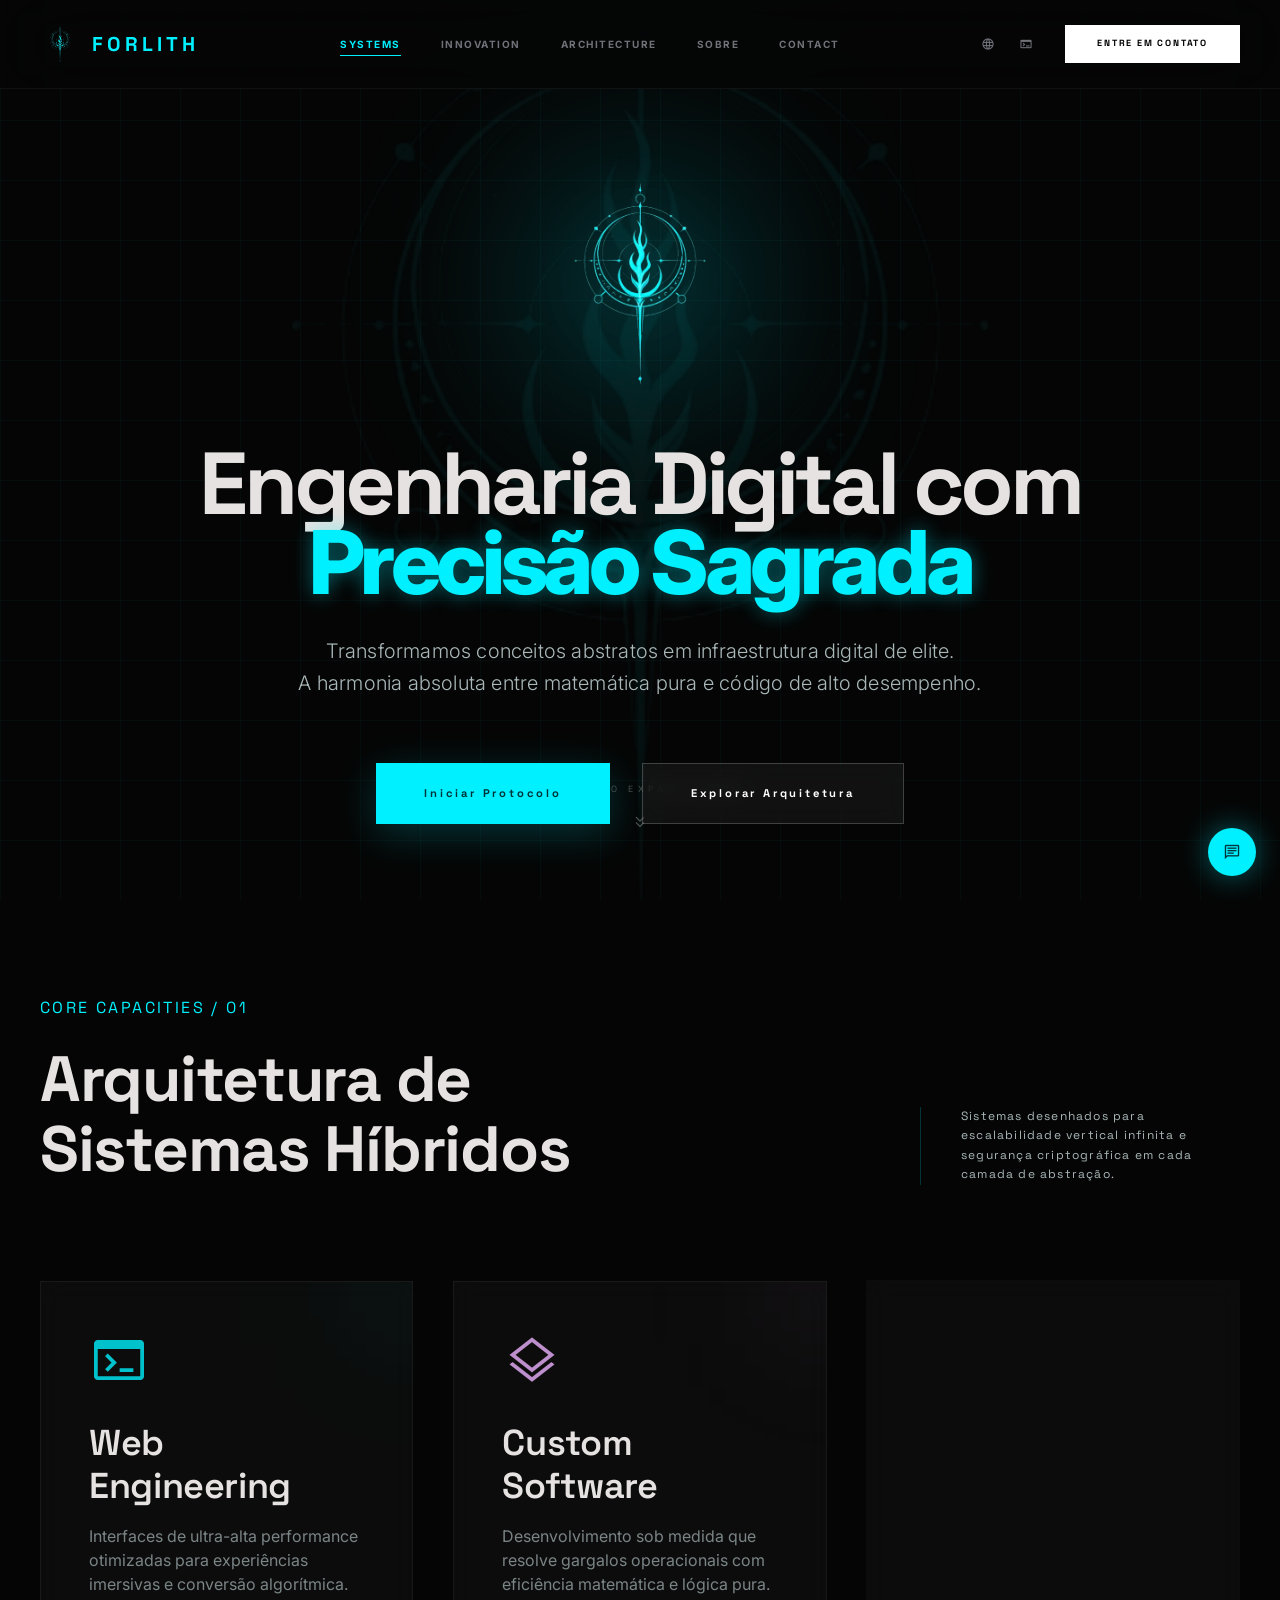
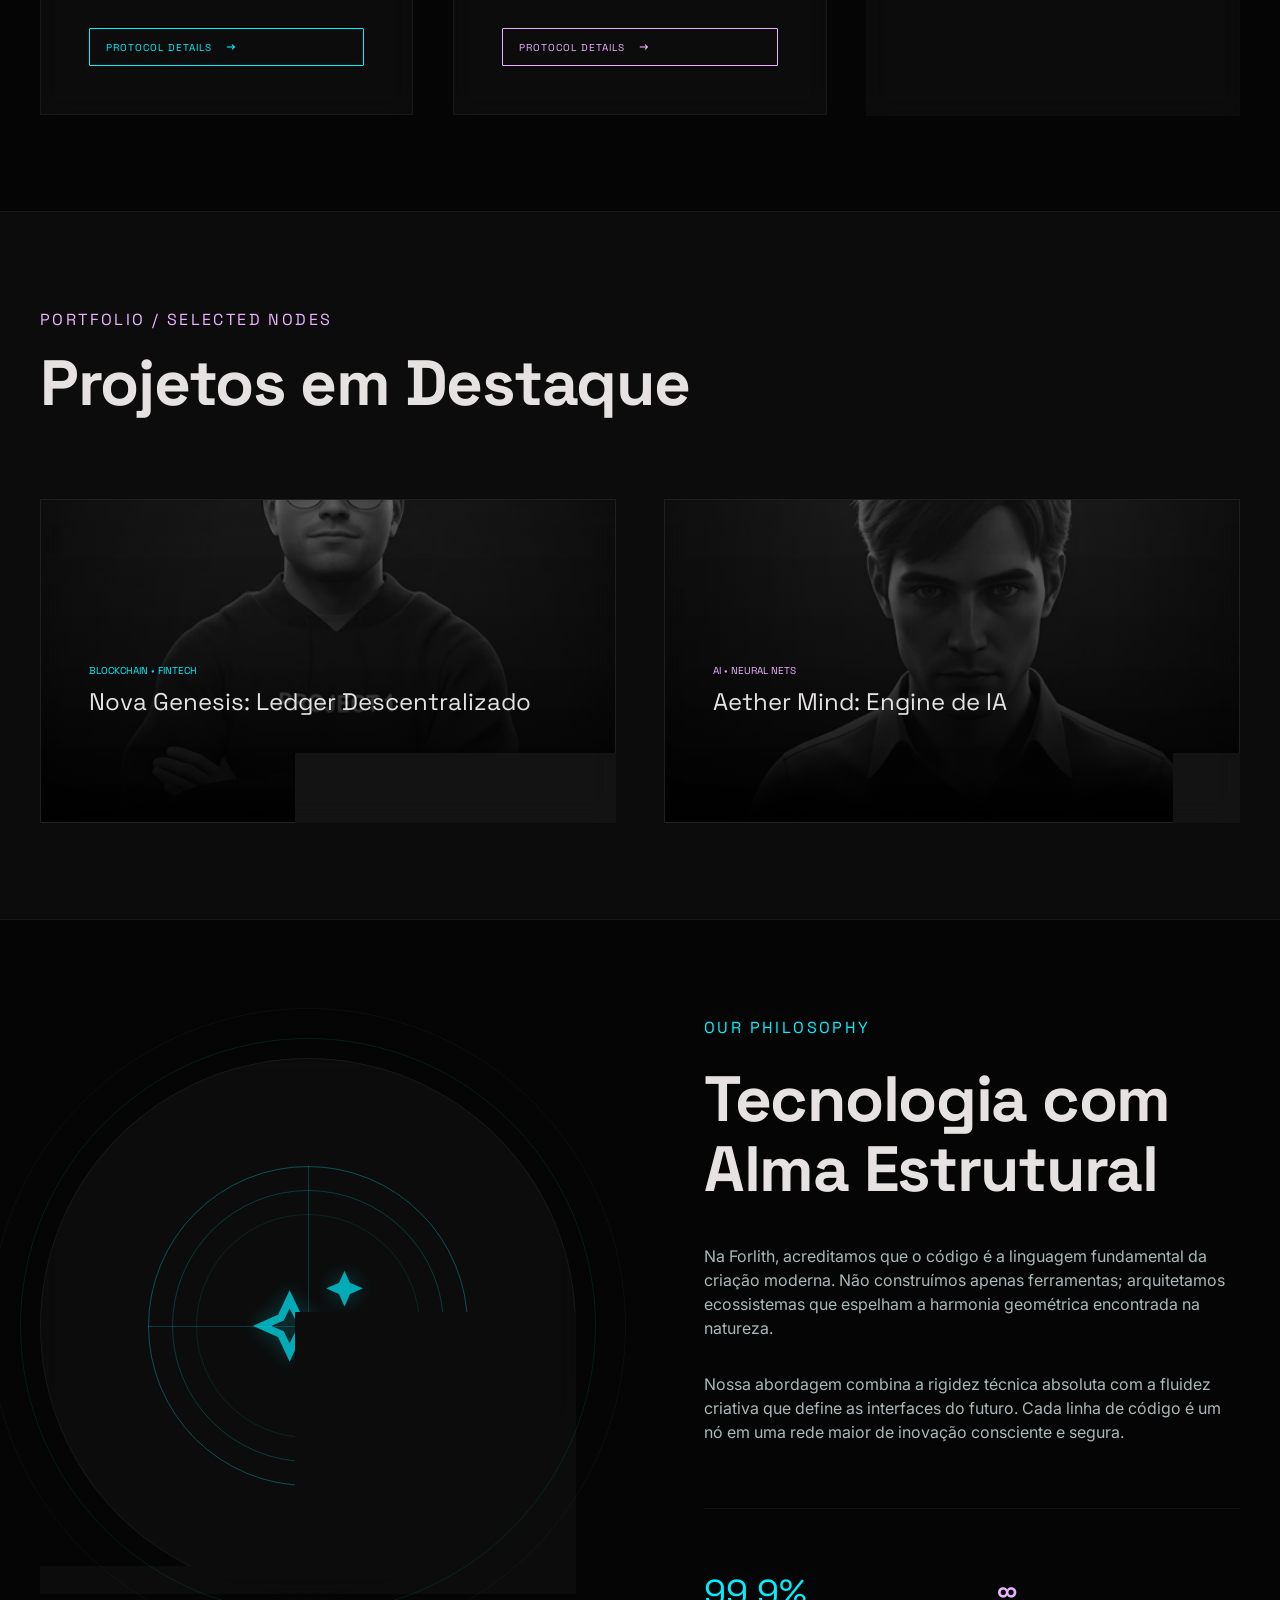
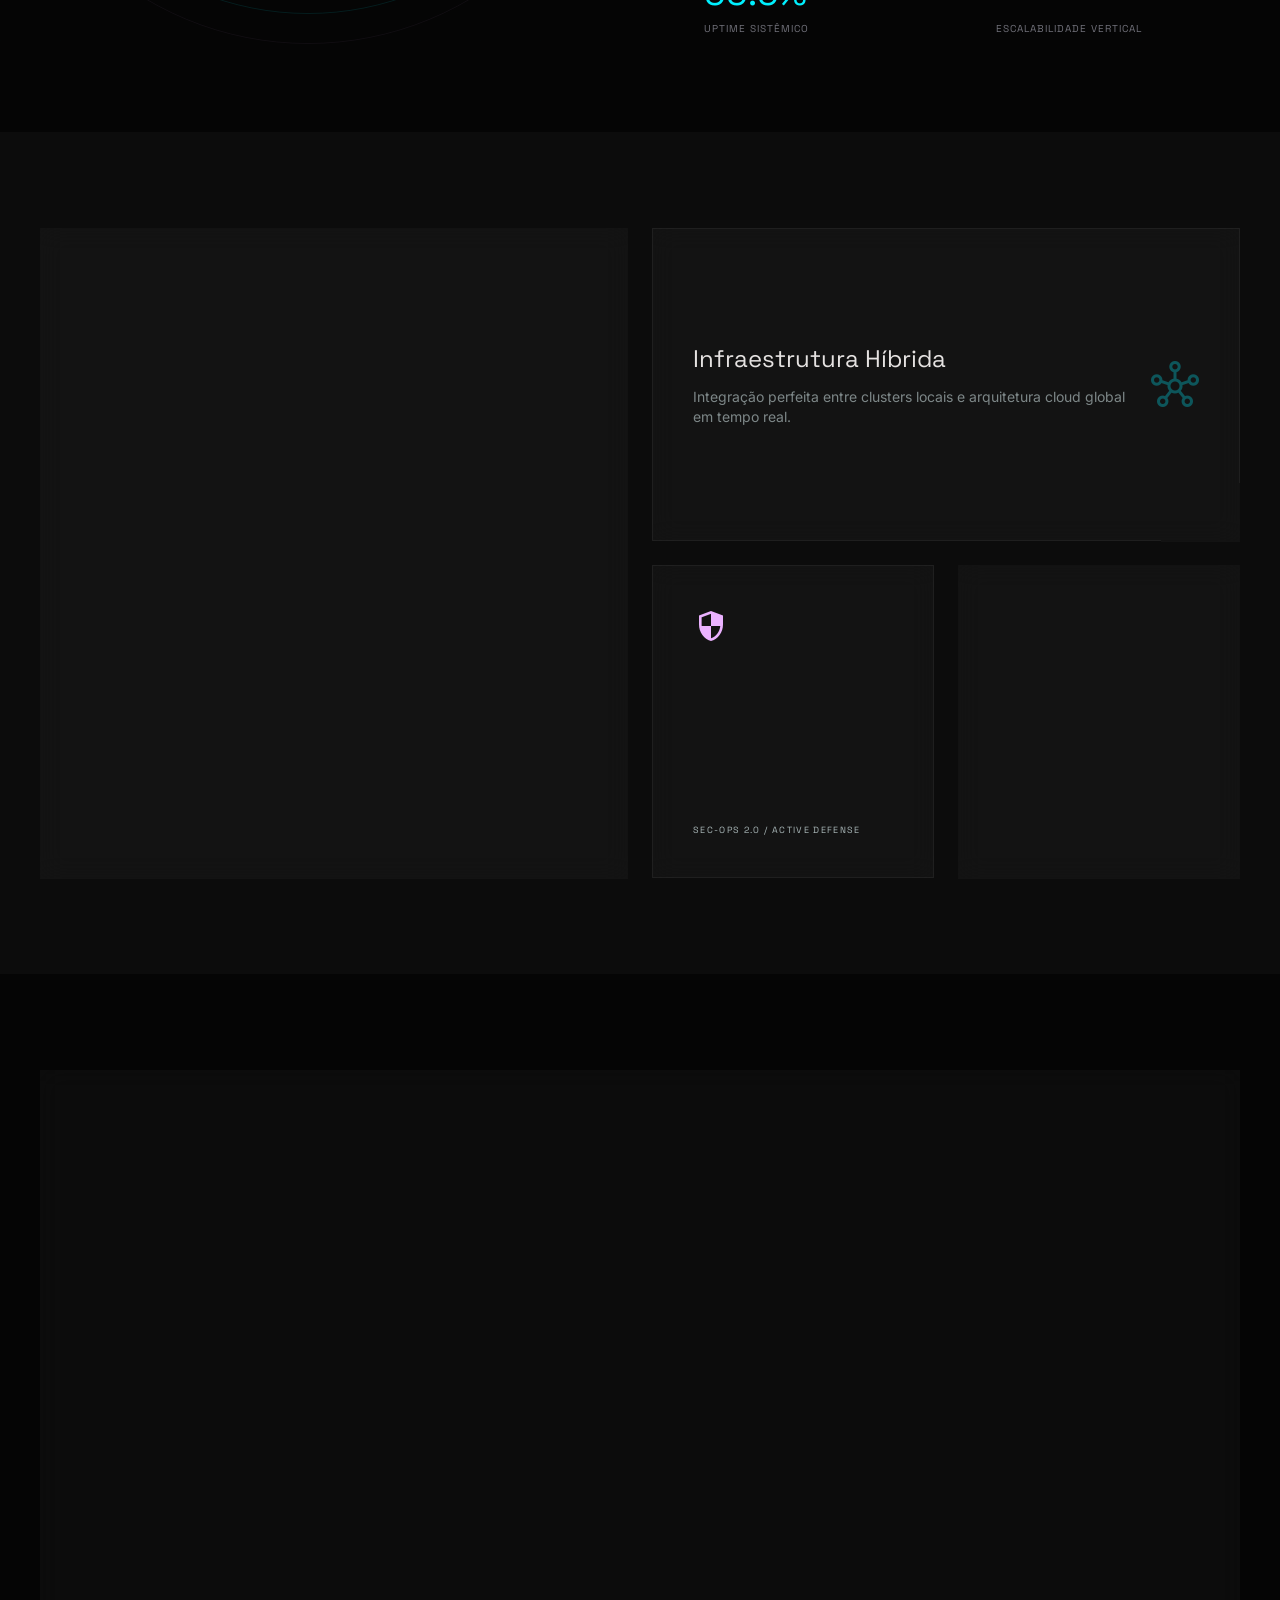
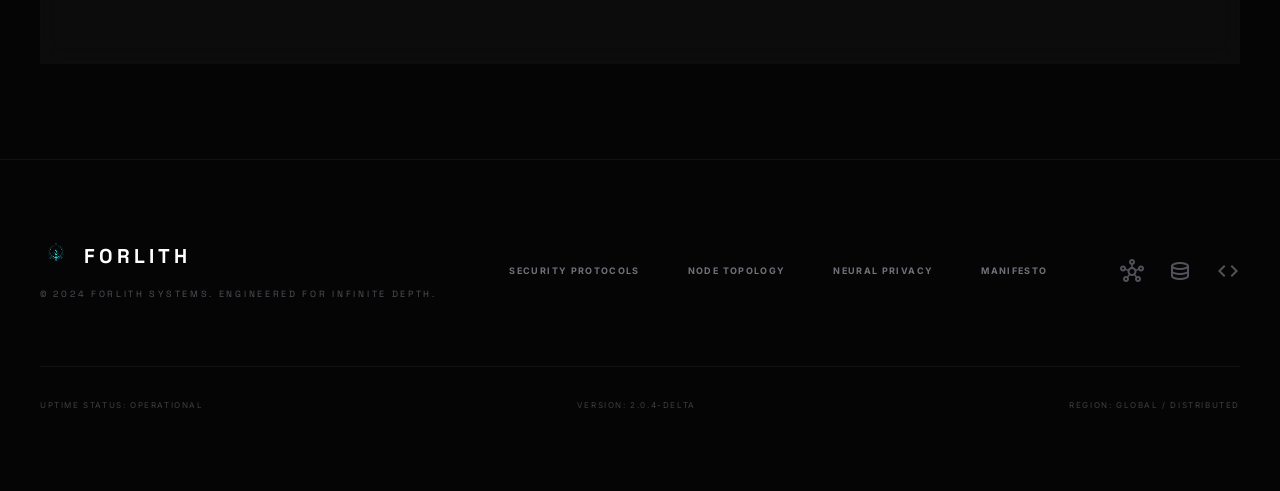
<file: index.html>
<!DOCTYPE html>
<html class="dark" lang="pt-BR">
  <head>
    <meta charset="utf-8" />
    <meta content="width=device-width, initial-scale=1.0" name="viewport" />

    <link href="https://fonts.googleapis.com/css2?family=Space+Grotesk:wght@300;400;500;600;700;800;900&amp;family=Inter:wght@300;400;500;600&amp;display=swap" rel="stylesheet" />
    <link href="https://fonts.googleapis.com/css2?family=Material+Symbols+Outlined:wght,FILL@100..700,0..1&amp;display=swap" rel="stylesheet" />
    <script src="assets/js/tailwind.config.js"></script>
    <link href="assets/css/style.css" rel="stylesheet" />
    <title>Forlith - Systems</title>
    <meta name="description" content="Engenharia Web e Sistemas Personalizados da Forlith." />

    <!-- SEO & Open Graph Meta Tags -->
    <meta property="og:title" content="Forlith - Engenharia Web e Sistemas Personalizados" />
    <meta property="og:description" content="Transformamos conceitos abstratos em infraestrutura digital de elite." />
    <meta property="og:image" content="assets/images/image_2.webp" />
    <meta property="og:type" content="website" />
    <meta name="twitter:card" content="summary_large_image" />
  </head>

  <body class="font-body-md overflow-x-hidden selection:bg-primary-container selection:text-on-primary">
    <!-- Chatbot Widget -->
    <div id="chatbot" class="fixed bottom-6 right-6 z-[9999] font-['Inter']">
      <button id="chatToggle" class="bg-primary-container text-on-primary w-12 h-12 rounded-full shadow-[0_0_30px_rgba(0,240,255,0.4)] flex items-center justify-center">
        <span class="material-symbols-outlined text-lg">chat</span>
      </button>

      <div id="chatWindow" class="hidden w-[280px] max-w-[calc(100vw-32px)] mt-4 glass-panel bg-surface-container-highest border border-primary-container/20">
        <div class="p-4 border-b border-white/10">
          <h3 class="font-['Space_Grotesk'] text-primary-container uppercase tracking-[0.2em] text-sm">
            Forlith Assistant
          </h3>
          <p class="text-on-surface-variant text-xs mt-2">
            Escolha uma pergunta ou digite sua dúvida.
          </p>
        </div>

        <div id="chatMessages" class="p-4 h-[240px] overflow-y-auto flex flex-col gap-3 text-sm">
          <div class="bg-white/5 border border-white/10 p-3 text-on-surface">
            Olá! Sou o assistente da Forlith. Como posso ajudar?
          </div>
        </div>

        <div class="p-4 border-t border-white/10">
          <div class="grid grid-cols-1 gap-2 mb-3">
            <button class="chat-option" data-question="servicos">Quais serviços vocês oferecem?</button>
            <button class="chat-option" data-question="prazo">Qual o prazo médio de um projeto?</button>
            <button class="chat-option" data-question="orcamento">Como solicito um orçamento?</button>
          </div>

          <div class="flex gap-2">
            <input id="chatInput" class="bg-white/5 border border-white/10 px-3 py-3 text-white focus:outline-none focus:border-primary-container w-full text-xs" placeholder="Digite sua dúvida..." />
            <button id="chatSend" class="bg-primary-container text-on-primary px-4 font-bold">
              Enviar
            </button>
          </div>
        </div>
      </div>
    </div>

    <div id="app-header"></div>

    <main>
      <!-- Hero Section -->
      <section class="relative min-h-screen flex items-center justify-center pt-24 grid-bg">
        <!-- Subtle Rotating Metatron -->
        <div class="absolute inset-0 flex items-center justify-center pointer-events-none overflow-hidden">
          <img alt="Metatron Background" class="metatron-bg w-[1200px] max-w-none" data-alt="Faint, large geometric pattern of Metatron's Cube rotating slowly in the background" src="assets/images/image_2.webp" />
        </div>

        <div class="container mx-auto px-10 relative z-10 flex flex-col items-center text-center">
          <div class="mb-12 relative">
            <div class="w-40 h-40 md:w-56 md:h-56 relative flex items-center justify-center">
              <img alt="Logo" class="w-full h-full drop-shadow-[0_0_50px_rgba(0,240,255,0.3)] z-10 glow-cyan" data-alt="High-detail crystalline Metatron's Cube logo with neon cyan lines" src="assets/images/image_2.webp" />
              <div class="absolute inset-0 bg-primary-container/20 blur-[80px] rounded-full scale-110"></div>
            </div>
          </div>

          <h1 class="font-h1 text-h1 text-on-background mb-8 max-w-5xl tracking-[-0.05em] leading-[0.9] animate-on-scroll">
            Engenharia Digital com <span class="text-primary-container glow-cyan">Precisão Sagrada</span>
          </h1>

          <p class="font-body-lg text-body-lg text-on-surface-variant max-w-3xl mb-16 opacity-80 animate-on-scroll" style="transition-delay: 0.1s;">
            Transformamos conceitos abstratos em infraestrutura digital de elite. <br class="hidden md:block" />
            A harmonia absoluta entre matemática pura e código de alto desempenho.
          </p>

          <div class="flex flex-col sm:flex-row gap-8 animate-on-scroll" style="transition-delay: 0.2s;">
            <button class="bg-primary-container text-on-primary font-label-caps text-label-caps px-12 py-6 action-button shadow-[0_10px_40px_rgba(0,240,255,0.2)] hover:shadow-[0_15px_60px_rgba(0,240,255,0.4)] hover:-translate-y-1">
              Iniciar Protocolo
            </button>
            <button class="border border-white/20 text-white font-label-caps text-label-caps px-12 py-6 bg-white/5 backdrop-blur-md hover:bg-white/10 hover:border-white/40 transition-all">
              Explorar Arquitetura
            </button>
          </div>
        </div>

        <div class="absolute bottom-16 left-1/2 -translate-x-1/2 flex flex-col items-center gap-3 opacity-30">
          <span class="text-[9px] font-label-caps tracking-[0.5em] uppercase">Scroll to expand nodes</span>
          <span class="material-symbols-outlined animate-bounce text-lg">keyboard_double_arrow_down</span>
        </div>
      </section>

      <!-- Services Section -->
      <section class="py-xxl bg-surface relative overflow-hidden">
        <div class="container mx-auto px-10 relative z-10">
          <div class="flex flex-col md:flex-row justify-between items-end mb-24 gap-12">
            <div class="max-w-2xl animate-on-scroll">
              <span class="text-primary-container font-label-caps editorial-spacing mb-6 block">Core Capacities / 01</span>
              <h2 class="font-h2 text-h2 text-on-background leading-none">Arquitetura de <br />Sistemas Híbridos</h2>
            </div>
            <div class="text-on-surface-variant font-mono-data text-mono-data max-w-xs border-l border-primary-container/20 pl-10 leading-relaxed">
              Sistemas desenhados para escalabilidade vertical infinita e segurança criptográfica em cada camada de abstração.
            </div>
          </div>

          <div class="grid grid-cols-1 md:grid-cols-3 gap-10">
            <!-- Card 1 -->
            <div class="glass-panel p-12 flex flex-col gap-8 group relative overflow-hidden animate-on-scroll">
              <div class="absolute top-0 right-0 w-32 h-32 bg-primary-container/5 blur-3xl -mr-16 -mt-16 group-hover:bg-primary-container/20 transition-colors"></div>
              <span class="material-symbols-outlined text-6xl text-primary-container/80 group-hover:scale-110 group-hover:text-primary-container transition-all duration-500">terminal</span>
              <div>
                <h3 class="font-h3 text-h3 mb-4">Web Engineering</h3>
                <p class="text-on-surface-variant font-body-md opacity-70 group-hover:opacity-100 transition-opacity">Interfaces de ultra-alta performance otimizadas para experiências imersivas e conversão algorítmica.</p>
              </div>
              <button id="btn-web-engineering" class="group mt-auto flex items-center gap-3 px-4 py-2 border border-primary-container rounded-lg text-primary-container font-label-caps text-[10px] tracking-widest uppercase hover:bg-primary-container hover:text-black transition-all duration-300">
                Protocol Details
                <span class="material-symbols-outlined text-sm group-hover:translate-x-2 transition-transform duration-300">arrow_right_alt</span>
              </button>
            </div>

            <!-- Card 2 -->
            <div class="glass-panel p-12 flex flex-col gap-8 group relative overflow-hidden animate-on-scroll">
              <div class="absolute top-0 right-0 w-32 h-32 bg-secondary/5 blur-3xl -mr-16 -mt-16 group-hover:bg-secondary/20 transition-colors"></div>
              <span class="material-symbols-outlined text-6xl text-secondary/80 group-hover:scale-110 group-hover:text-secondary transition-all duration-500">layers</span>
              <div>
                <h3 class="font-h3 text-h3 mb-4">Custom Software</h3>
                <p class="text-on-surface-variant font-body-md opacity-70 group-hover:opacity-100 transition-opacity">Desenvolvimento sob medida que resolve gargalos operacionais com eficiência matemática e lógica pura.</p>
              </div>
              <button id="btn-custom-software" class="group mt-auto flex items-center gap-3 px-4 py-2 border border-secondary rounded-lg text-secondary font-label-caps text-[10px] tracking-widest uppercase hover:bg-secondary hover:text-black transition-all duration-300">
                Protocol Details
                <span class="material-symbols-outlined text-sm group-hover:translate-x-2 transition-transform duration-300">arrow_right_alt</span>
              </button>
            </div>

            <!-- Card 3 -->
            <div class="glass-panel p-12 flex flex-col gap-8 group relative overflow-hidden animate-on-scroll" style="transition-delay: 0.1s;">
              <div class="absolute top-0 right-0 w-32 h-32 bg-primary-container/5 blur-3xl -mr-16 -mt-16 group-hover:bg-primary-container/20 transition-colors"></div>
              <span class="material-symbols-outlined text-6xl text-primary-container/80 group-hover:scale-110 group-hover:text-primary-container transition-all duration-500">psychology_alt</span>
              <div>
                <h3 class="font-h3 text-h3 mb-4">Tech Consulting</h3>
                <p class="text-on-surface-variant font-body-md opacity-70 group-hover:opacity-100 transition-opacity">Análise profunda de stack tecnológica e planejamento estratégico para inovação disruptiva de mercado.</p>
              </div>
              <button id="btn-tech-consulting" class="group mt-auto flex items-center gap-3 px-4 py-2 border border-primary-container rounded-lg text-primary-container font-label-caps text-[10px] tracking-widest uppercase hover:bg-primary-container hover:text-black transition-all duration-300">
                Protocol Details
                <span class="material-symbols-outlined text-sm group-hover:translate-x-2 transition-transform duration-300">arrow_right_alt</span>
              </button>
            </div>
          </div>
        </div>
      </section>

      <!-- Featured Projects / Portfolio -->
      <section class="py-xxl bg-surface-container-low border-y border-white/5">
        <div class="container mx-auto px-10">
          <div class="mb-20 animate-on-scroll">
            <span class="text-secondary font-label-caps editorial-spacing mb-4 block">Portfolio / Selected Nodes</span>
            <h2 class="font-h2 text-h2">Projetos em Destaque</h2>
          </div>

          <div class="grid grid-cols-1 lg:grid-cols-2 gap-12">
            <div class="group relative overflow-hidden glass-panel aspect-[16/9] animate-on-scroll" style="transition-delay: 0.1s;">
              <img alt="Project 1" class="absolute inset-0 w-full h-full object-cover grayscale opacity-40 group-hover:grayscale-0 group-hover:opacity-80 group-hover:scale-105 transition-all duration-700" data-alt="Macro shot of shimmering blue server room LEDs reflecting on glass panels" src="assets/images/image_6.webp" />
              <div class="absolute inset-0 bg-gradient-to-t from-black via-black/40 to-transparent p-12 flex flex-col justify-end">
                <span class="text-primary-container font-mono-data text-[10px] mb-2">BLOCKCHAIN • FINTECH</span>
                <h4 class="font-h3 text-2xl mb-4 group-hover:translate-x-2 transition-transform">Nova Genesis: Ledger Descentralizado</h4>
                <p class="text-on-surface-variant text-sm max-w-md opacity-0 group-hover:opacity-100 transition-all delay-100">Rede de transações de alta frequência com latência zero e segurança quântica.</p>
              </div>
            </div>

            <div class="group relative overflow-hidden glass-panel aspect-[16/9] animate-on-scroll" style="transition-delay: 0.2s;">
              <img alt="Project 2" class="absolute inset-0 w-full h-full object-cover grayscale opacity-40 group-hover:grayscale-0 group-hover:opacity-80 group-hover:scale-105 transition-all duration-700" data-alt="Futuristic glowing purple architectural render with neural network patterns" src="assets/images/image_7.webp" />
              <div class="absolute inset-0 bg-gradient-to-t from-black via-black/40 to-transparent p-12 flex flex-col justify-end">
                <span class="text-secondary font-mono-data text-[10px] mb-2">AI • NEURAL NETS</span>
                <h4 class="font-h3 text-2xl mb-4 group-hover:translate-x-2 transition-transform">Aether Mind: Engine de IA</h4>
                <p class="text-on-surface-variant text-sm max-w-md opacity-0 group-hover:opacity-100 transition-all delay-100">Sistema cognitivo para análise preditiva de mercados globais em tempo real.</p>
              </div>
            </div>
          </div>
        </div>
      </section>

      <!-- About Section -->
      <section class="py-xxl relative overflow-hidden bg-surface">
        <div class="absolute inset-0 grid-bg opacity-10 pointer-events-none"></div>
        <div class="container mx-auto px-10 relative z-10">
          <div class="grid grid-cols-1 lg:grid-cols-2 gap-32 items-center">
            <div class="relative group">
              <div class="aspect-square glass-panel rounded-full overflow-hidden border border-primary-container/20 flex items-center justify-center p-16 group-hover:border-primary-container/40 transition-all duration-1000 animate-on-scroll">
                <div class="w-full h-full flex items-center justify-center group">
                  <div class="relative w-[320px] h-[320px]">
                    <!-- círculos -->
                    <div class="absolute inset-0 border border-primary-container/30 rounded-full"></div>
                    <div class="absolute inset-6 border border-primary-container/20 rounded-full"></div>
                    <div class="absolute inset-12 border border-primary-container/10 rounded-full"></div>

                    <!-- linhas -->
                    <div class="absolute top-1/2 left-0 w-full h-[1px] bg-primary-container/20"></div>
                    <div class="absolute left-1/2 top-0 h-full w-[1px] bg-primary-container/20"></div>

                    <!-- símbolo central -->
                    <div class="absolute inset-0 flex items-center justify-center">
                      <span class="material-symbols-outlined text-primary-container text-[120px] opacity-70 group-hover:opacity-100 transition-all duration-700 glow-cyan">auto_awesome</span>
                    </div>
                  </div>
                </div>
              </div>
              <!-- Decorative Orbits -->
              <div class="absolute inset-[-20px] border border-primary-container/10 rounded-full animate-[spin_25s_linear_infinite] pointer-events-none"></div>
              <div class="absolute inset-[-50px] border border-secondary/5 rounded-full animate-[spin_45s_linear_infinite_reverse] pointer-events-none"></div>
            </div>

            <div>
              <span class="text-primary-container font-label-caps editorial-spacing mb-6 block">Our Philosophy</span>
              <h2 class="font-h2 text-h2 mb-10">Tecnologia com <br />Alma Estrutural</h2>
              <div class="space-y-8 text-on-surface-variant font-body-lg">
                <p>
                  Na Forlith, acreditamos que o código é a linguagem fundamental da criação moderna. Não construímos apenas ferramentas; arquitetamos ecossistemas que espelham a harmonia geométrica encontrada na natureza.
                </p>
                <p>
                  Nossa abordagem combina a rigidez técnica absoluta com a fluidez criativa que define as interfaces do futuro. Cada linha de código é um nó em uma rede maior de inovação consciente e segura.
                </p>
              </div>
              <div class="mt-16 grid grid-cols-2 gap-12 border-t border-white/5 pt-16">
                <div>
                  <div class="font-h3 text-4xl text-primary-container mb-2">99.9%</div>
                  <div class="font-mono-data text-[10px] text-zinc-500 uppercase tracking-widest">Uptime Sistêmico</div>
                </div>
                <div>
                  <div class="font-h3 text-4xl text-secondary mb-2">∞</div>
                  <div class="font-mono-data text-[10px] text-zinc-500 uppercase tracking-widest">Escalabilidade Vertical</div>
                </div>
              </div>
            </div>
          </div>
        </div>
      </section>

      <!-- Bento Grid / Features -->
      <section class="py-xxl bg-surface-container-low">
        <div class="container mx-auto px-10">
          <div class="grid grid-cols-1 md:grid-cols-4 grid-rows-2 gap-6 h-full md:h-[650px]">
            <div class="md:col-span-2 md:row-span-2 glass-panel p-12 flex flex-col justify-end relative group overflow-hidden border-primary-container/10">
              <div class="absolute inset-0 bg-gradient-to-t from-surface to-transparent opacity-80 z-10"></div>
              <img alt="Interface" class="absolute inset-0 w-full h-full object-cover opacity-30 group-hover:scale-110 transition-transform duration-1000" data-alt="Complex holographic data visualization in a futuristic interface" src="assets/images/image_8.webp" />
              <div class="relative z-20">
                <span class="text-primary-container font-mono-data text-[10px] mb-4 block">SECURITY PROTOCOL</span>
                <h3 class="font-h3 text-3xl mb-6">Soberania de Dados</h3>
                <p class="text-on-surface-variant max-w-sm font-body-md opacity-80">Controle total sobre seu fluxo de informações with encriptação de ponta a ponta and arquitetura totalmente descentralizada.</p>
              </div>
            </div>

            <div class="md:col-span-2 glass-panel p-10 flex items-center justify-between group hover:bg-white/[0.05]">
              <div class="max-w-md">
                <h3 class="font-h3 text-2xl mb-3">Infraestrutura Híbrida</h3>
                <p class="text-on-surface-variant text-sm opacity-70">Integração perfeita entre clusters locais e arquitetura cloud global em tempo real.</p>
              </div>
              <span class="material-symbols-outlined text-5xl text-primary-container opacity-30 group-hover:opacity-100 group-hover:rotate-180 transition-all duration-700">hub</span>
            </div>

            <div class="glass-panel p-10 flex flex-col justify-between group hover:border-secondary/40">
              <span class="material-symbols-outlined text-4xl text-secondary mb-8 group-hover:scale-110 transition-transform">security</span>
              <div class="font-label-caps editorial-spacing text-[9px] text-on-surface-variant">Sec-Ops 2.0 / Active Defense</div>
            </div>

            <div class="glass-panel p-10 flex flex-col justify-between bg-primary-container text-on-primary group">
              <span class="material-symbols-outlined text-4xl group-hover:animate-pulse">bolt</span>
              <div class="font-label-caps editorial-spacing text-[9px]">High-Speed IO / Quantum Core</div>
            </div>
          </div>
        </div>
      </section>

      <!-- CTA Block -->
      <section class="py-xxl relative overflow-hidden">
        <div class="container mx-auto px-10">
          <div class="glass-panel bg-gradient-to-br from-surface-container-highest to-surface p-16 md:p-24 relative overflow-hidden border-primary-container/20">
            <div class="absolute top-0 right-0 w-[500px] h-full opacity-5 pointer-events-none">
              <span class="material-symbols-outlined text-[600px] absolute -right-40 -top-40">all_inclusive</span>
            </div>
            <div class="relative z-10 max-w-3xl">
              <span class="text-primary-container font-label-caps editorial-spacing mb-8 block">Finalize Connection</span>
              <h2 class="font-h2 text-h2 mb-8 leading-tight">Pronto para materializar <br />o próximo horizonte?</h2>
              <p class="font-body-lg text-body-lg text-on-surface-variant mb-12 opacity-80">Agende uma sessão de arquitetura com nossos engenheiros chefes e inicie a transformação profunda do seu ecossistema digital.</p>
              <div class="flex flex-col sm:flex-row gap-6 max-w-xl">
                <div class="relative flex-grow">
                  <input class="bg-white/5 border border-white/10 px-8 py-5 text-white focus:outline-none focus:border-primary-container w-full font-mono-data text-xs tracking-widest placeholder:text-zinc-600 transition-all" placeholder="SEU E-MAIL CORPORATIVO" type="email" />
                </div>
                <button class="bg-primary-container text-on-primary px-12 py-5 font-label-caps text-label-caps action-button shadow-[0_0_30px_rgba(0,240,255,0.2)]">
                  Enviar Convite
                </button>
              </div>
            </div>
          </div>
        </div>
      </section>
    </main>

    <div id="app-footer"></div>

    <script src="assets/js/components.js" defer></script>
    <script src="assets/js/script.js" defer></script>
  </body>
</html>
</file>
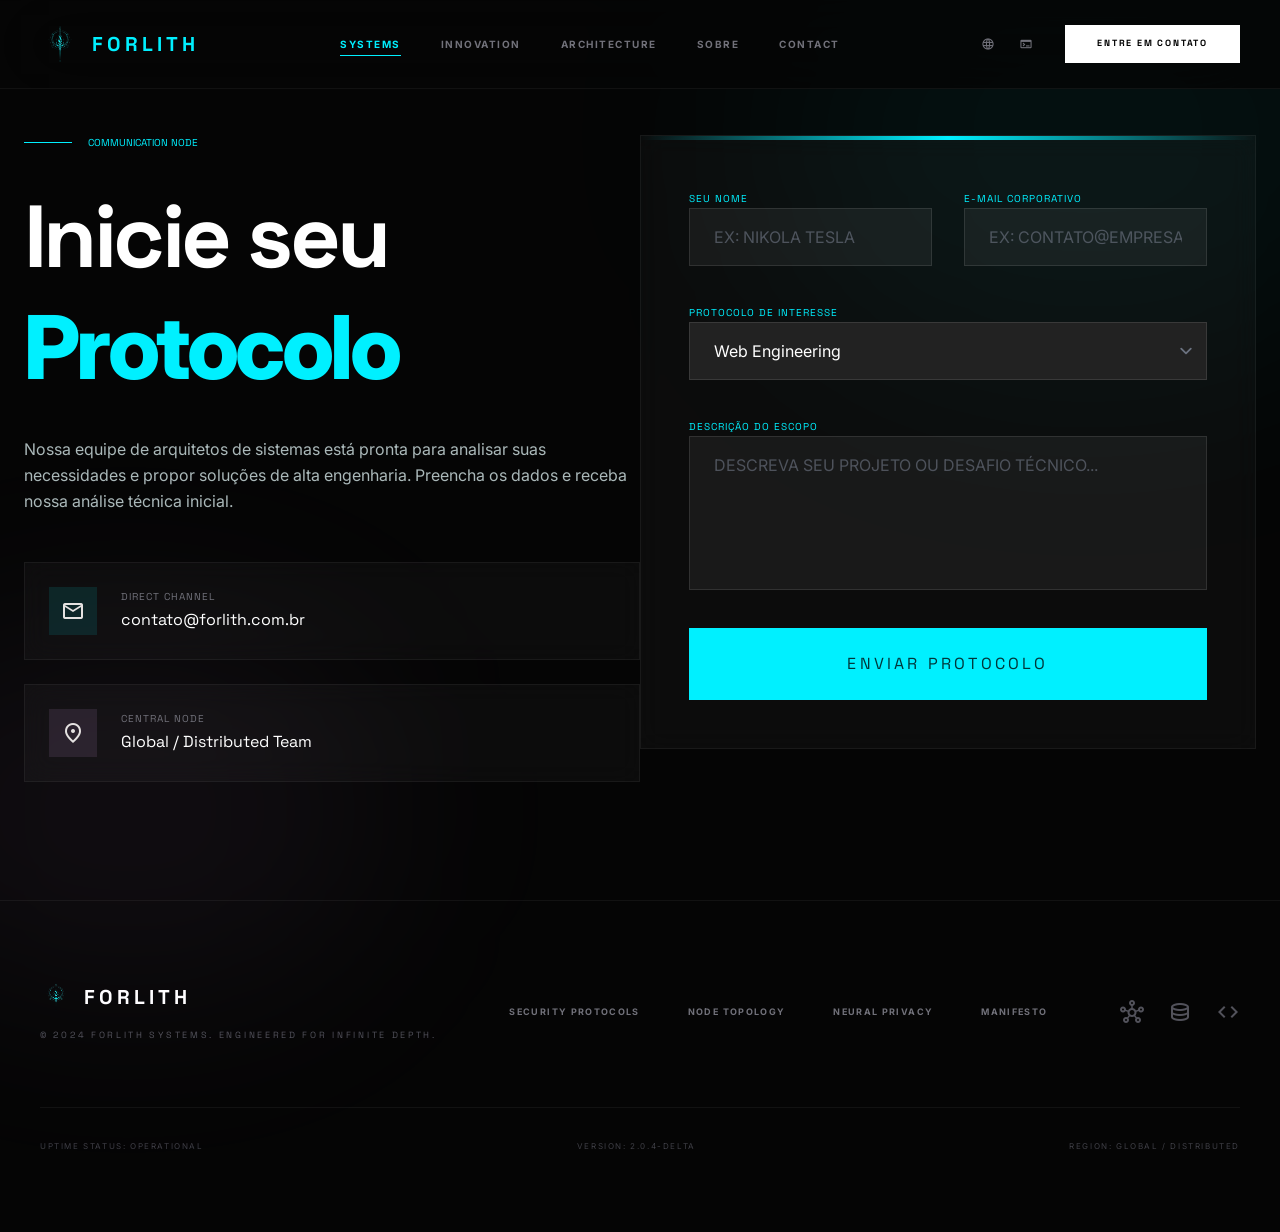
<file: contact.html>
<!DOCTYPE html>
<html class="dark" lang="pt-BR">
  <head>
    <meta charset="utf-8" />
    <meta content="width=device-width, initial-scale=1.0" name="viewport" />

    <link href="https://fonts.googleapis.com/css2?family=Space+Grotesk:wght@300;400;500;600;700;800;900&amp;family=Inter:wght@300;400;500;600&amp;display=swap" rel="stylesheet" />
    <link href="https://fonts.googleapis.com/css2?family=Material+Symbols+Outlined:wght,FILL@100..700,0..1&amp;display=swap" rel="stylesheet" />
    <script src="assets/js/tailwind.config.js"></script>
    <link href="assets/css/style.css" rel="stylesheet" />
    <title>Forlith - Contato</title>
    <meta name="description" content="Entre em contato com a equipe de engenharia da Forlith." />

    <!-- SEO & Open Graph Meta Tags -->
    <meta property="og:title" content="Forlith - Engenharia Web e Sistemas Personalizados" />
    <meta property="og:description" content="Transformamos conceitos abstratos em infraestrutura digital de elite." />
    <meta property="og:image" content="assets/images/image_2.webp" />
    <meta property="og:type" content="website" />
    <meta name="twitter:card" content="summary_large_image" />
  </head>

  <body class="bg-surface text-on-background selection:bg-primary-container selection:text-on-primary">
    <!-- TopNavBar -->
    <div id="app-header"></div>

    <main class="pt-24 min-h-screen relative flex items-center justify-center py-20 px-6">
      <!-- Background Decorative Lights -->
      <div class="fixed top-[-10%] right-[-10%] w-[50%] h-[50%] bg-primary-container/5 rounded-full blur-[120px] pointer-events-none"></div>
      <div class="fixed bottom-[-10%] left-[-10%] w-[40%] h-[40%] bg-secondary/5 rounded-full blur-[100px] pointer-events-none"></div>

      <div class="container max-w-6xl mx-auto relative z-10">
        <div class="grid lg:grid-cols-2 gap-20 items-start">
          <!-- Left Side: Information -->
          <div class="animate-on-scroll">
            <div class="flex items-center gap-4 text-primary-container mb-8">
              <span class="w-12 h-px bg-primary-container"></span>
              <span class="font-mono-data text-[10px] tracking-[0.4em] uppercase">Communication Node</span>
            </div>
            <h1 class="font-h1 text-h1 text-white leading-tight mb-8">
              Inicie seu <br /><span class="text-primary-container">Protocolo</span>
            </h1>
            <p class="font-body-lg text-on-surface-variant max-w-lg leading-relaxed mb-12">
              Nossa equipe de arquitetos de sistemas está pronta para analisar suas necessidades e propor soluções de alta engenharia. Preencha os dados e receba nossa análise técnica inicial.
            </p>

            <!-- Contact Cards -->
            <div class="space-y-6">
              <div class="glass-panel p-6 flex items-center gap-6 group hover:border-primary-container/40 transition-all">
                <div class="w-12 h-12 bg-primary-container/10 flex items-center justify-center rounded group-hover:bg-primary-container group-hover:text-black transition-all">
                  <span class="material-symbols-outlined text-2xl">mail</span>
                </div>
                <div>
                  <div class="text-[10px] font-mono-data text-zinc-500 uppercase tracking-widest mb-1">Direct Channel</div>
                  <div class="text-white font-h3">contato@forlith.com.br</div>
                </div>
              </div>

              <div class="glass-panel p-6 flex items-center gap-6 group hover:border-secondary/40 transition-all">
                <div class="w-12 h-12 bg-secondary/10 flex items-center justify-center rounded group-hover:bg-secondary group-hover:text-black transition-all">
                  <span class="material-symbols-outlined text-2xl">location_on</span>
                </div>
                <div>
                  <div class="text-[10px] font-mono-data text-zinc-500 uppercase tracking-widest mb-1">Central Node</div>
                  <div class="text-white font-h3">Global / Distributed Team</div>
                </div>
              </div>
            </div>
          </div>

          <!-- Right Side: The Form -->
          <div class="animate-on-scroll" style="transition-delay: 0.2s;">
            <div class="glass-panel p-10 md:p-12 border-primary-container/20 relative overflow-hidden">
              <div class="absolute top-0 left-0 w-full h-1 bg-gradient-to-r from-transparent via-primary-container to-transparent"></div>

              <form id="contactForm" action="https://formspree.io/f/mqkvnndb" method="POST" class="space-y-8">
                <div class="grid md:grid-cols-2 gap-8">
                  <div class="space-y-3">
                    <label class="font-mono-data text-[10px] text-primary-container uppercase tracking-widest" for="name">Seu Nome</label>
                    <input id="name" name="name" required class="w-full bg-white/5 border border-white/10 px-6 py-4 text-white focus:outline-none focus:border-primary-container transition-all font-body-md" placeholder="EX: NIKOLA TESLA" type="text" />
                  </div>
                  <div class="space-y-3">
                    <label class="font-mono-data text-[10px] text-primary-container uppercase tracking-widest" for="email">E-mail Corporativo</label>
                    <input id="email" name="email" required class="w-full bg-white/5 border border-white/10 px-6 py-4 text-white focus:outline-none focus:border-primary-container transition-all font-body-md" placeholder="EX: CONTATO@EMPRESA.COM" type="email" />
                  </div>
                </div>

                <div class="space-y-3">
                  <label class="font-mono-data text-[10px] text-primary-container uppercase tracking-widest" for="subject">Protocolo de Interesse</label>
                  <select id="subject" name="subject" class="w-full bg-surface-container-highest border border-white/10 px-6 py-4 text-white focus:outline-none focus:border-primary-container transition-all font-body-md appearance-none">
                    <option value="web-engineering">Web Engineering</option>
                    <option value="custom-software">Custom Software</option>
                    <option value="tech-consulting">Tech Consulting</option>
                    <option value="other">Outros Protocolos</option>
                  </select>
                </div>

                <div class="space-y-3">
                  <label class="font-mono-data text-[10px] text-primary-container uppercase tracking-widest" for="message">Descrição do Escopo</label>
                  <textarea id="message" name="message" required rows="5" class="w-full bg-white/5 border border-white/10 px-6 py-4 text-white focus:outline-none focus:border-primary-container transition-all font-body-md resize-none" placeholder="DESCREVA SEU PROJETO OU DESAFIO TÉCNICO..."></textarea>
                </div>

                <button type="submit" class="w-full bg-primary-container text-on-primary font-label-caps py-6 action-button shadow-[0_0_40px_rgba(0,240,255,0.2)] hover:shadow-[0_0_60px_rgba(0,240,255,0.4)] transition-all uppercase tracking-[0.2em]">
                  Enviar Protocolo
                </button>
              </form>
            </div>
          </div>
        </div>
      </div>
    </main>

    <!-- Footer -->
    <div id="app-footer"></div>

    <script src="assets/js/components.js" defer></script>
    <script src="assets/js/script.js" defer></script>
  </body>
</html>
</file>
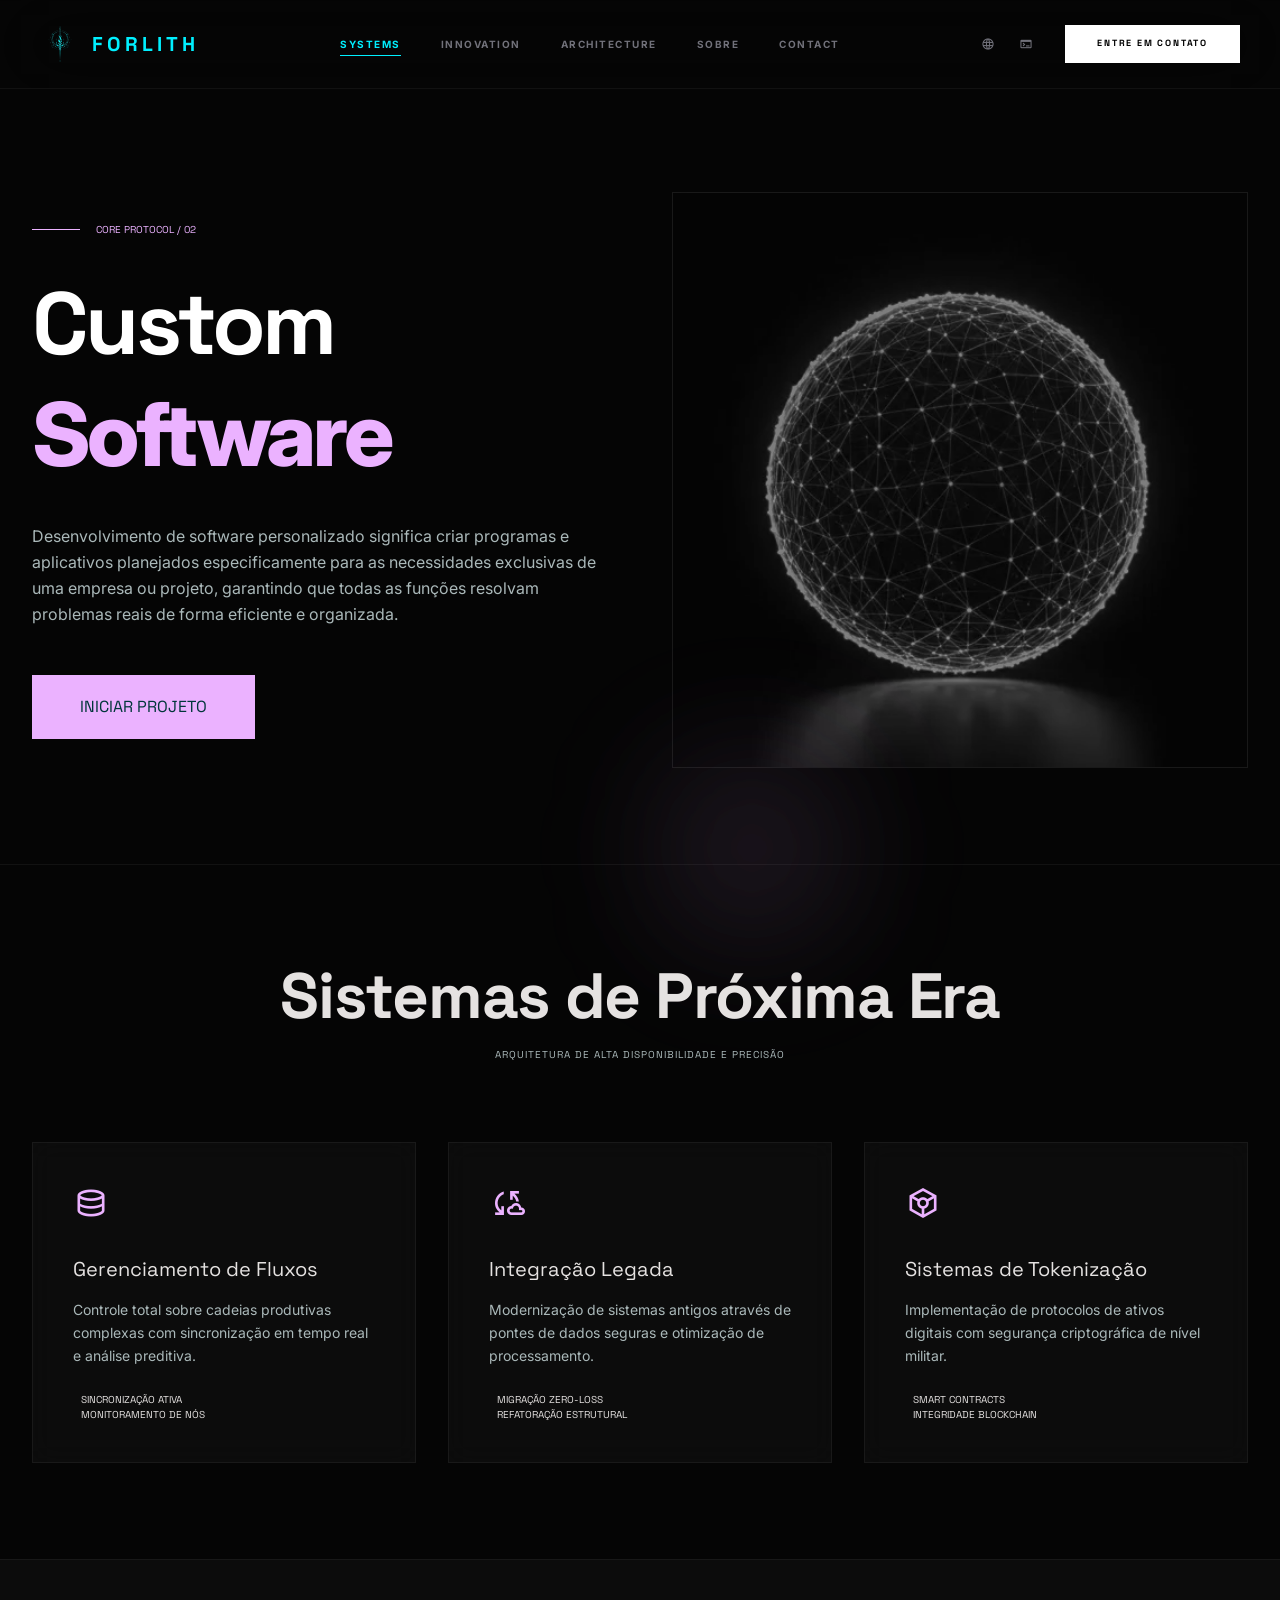
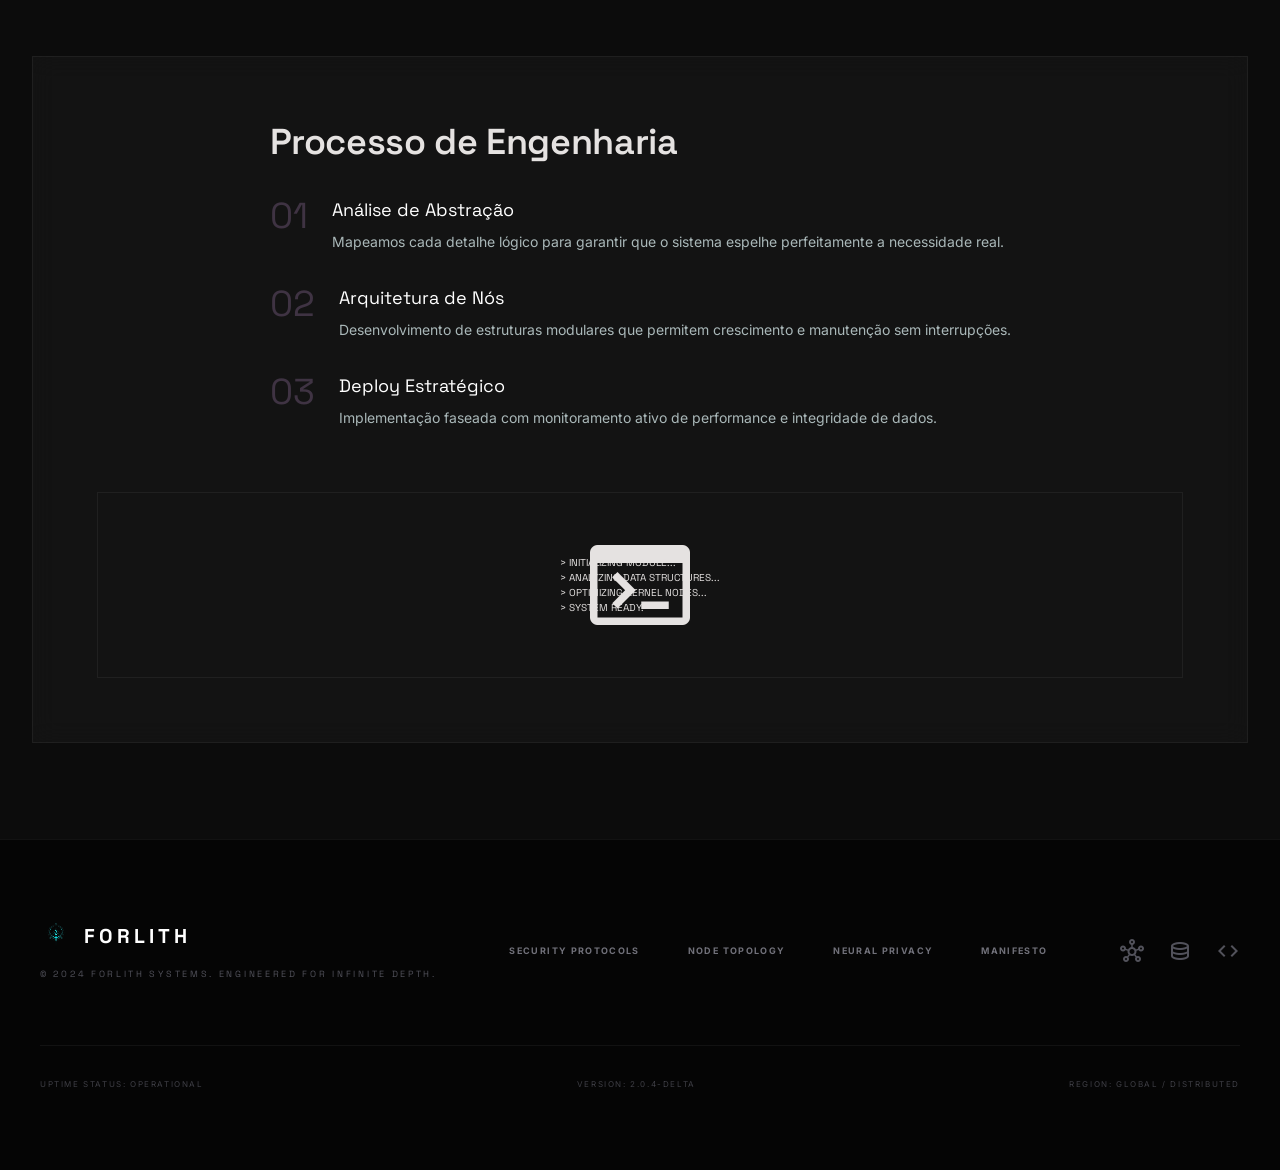
<file: CustomSoft.html>
<!DOCTYPE html>
<html class="dark" lang="pt-BR">
  <head>
    <meta charset="utf-8" />
    <meta content="width=device-width, initial-scale=1.0" name="viewport" />

    <link href="https://fonts.googleapis.com/css2?family=Space+Grotesk:wght@300;400;500;600;700;800;900&amp;family=Inter:wght@300;400;500;600&amp;display=swap" rel="stylesheet" />
    <link href="https://fonts.googleapis.com/css2?family=Material+Symbols+Outlined:wght,FILL@100..700,0..1&amp;display=swap" rel="stylesheet" />
    <script src="assets/js/tailwind.config.js"></script>
    <link href="assets/css/style.css" rel="stylesheet" />
    <title>Forlith - Software sob Medida</title>
    <meta name="description" content="Desenvolvimento de software sob medida com excelência técnica." />

    <!-- SEO & Open Graph Meta Tags -->
    <meta property="og:title" content="Forlith - Engenharia Web e Sistemas Personalizados" />
    <meta property="og:description" content="Transformamos conceitos abstratos em infraestrutura digital de elite." />
    <meta property="og:image" content="assets/images/image_2.webp" />
    <meta property="og:type" content="website" />
    <meta name="twitter:card" content="summary_large_image" />
  </head>

  <body class="bg-surface text-on-background">
    <!-- Header -->
    <div id="app-header"></div>

    <main class="pt-24 min-h-screen">
      <!-- Page Hero -->
      <section class="py-24 px-8 max-w-[1440px] mx-auto border-b border-white/5">
        <div class="grid lg:grid-cols-2 gap-16 items-center">
          <div class="animate-on-scroll">
            <div class="flex items-center gap-4 text-secondary mb-8">
              <span class="w-12 h-px bg-secondary"></span>
              <span class="font-mono-data text-[10px] tracking-[0.4em] uppercase">Core Protocol / 02</span>
            </div>
            <h1 class="font-h1 text-h1 text-white leading-tight mb-8">
              Custom <br /><span class="text-secondary">Software</span>
            </h1>
            <p class="font-body-lg text-on-surface-variant max-w-xl leading-relaxed mb-12">
              Desenvolvimento de software personalizado significa criar programas e aplicativos planejados especificamente para as necessidades exclusivas de uma empresa ou projeto, garantindo que todas as funções resolvam problemas reais de forma eficiente e organizada.
            </p>
            <div class="flex gap-6">
              <button class="bg-secondary text-on-primary font-label-caps px-12 py-5 hover:brightness-110 transition-all">
                INICIAR PROJETO
              </button>
            </div>
          </div>
          <div class="relative group animate-on-scroll" style="transition-delay: 0.2s;">
            <div class="glass-panel p-2 overflow-hidden border-secondary/20">
              <img class="w-full opacity-60 group-hover:scale-105 transition-transform duration-1000 grayscale contrast-125" src="assets/images/image_9.webp" />
            </div>
            <div class="absolute -top-8 -right-8 w-40 h-40 bg-secondary/10 blur-[80px] rounded-full"></div>
            <div class="absolute -bottom-8 -left-8 w-40 h-40 bg-secondary/10 blur-[80px] rounded-full"></div>
          </div>
        </div>
      </section>

      <!-- Solutions Grid -->
      <section class="py-24 px-8 max-w-[1440px] mx-auto">
        <div class="text-center mb-20 animate-on-scroll">
          <h2 class="font-h2 text-h2 mb-4">Sistemas de Próxima Era</h2>
          <p class="text-on-surface-variant font-mono-data uppercase tracking-widest text-[10px]">Arquitetura de Alta Disponibilidade e Precisão</p>
        </div>

        <div class="grid md:grid-cols-3 gap-8">
          <!-- Solution 1 -->
          <div class="glass-panel p-10 group hover:border-secondary/30 transition-all animate-on-scroll">
            <span class="material-symbols-outlined text-4xl text-secondary mb-8 block group-hover:rotate-12 transition-transform">database</span>
            <h3 class="font-h3 text-xl mb-4">Gerenciamento de Fluxos</h3>
            <p class="text-on-surface-variant text-sm leading-relaxed mb-6">Controle total sobre cadeias produtivas complexas com sincronização em tempo real e análise preditiva.</p>
            <ul class="space-y-3 text-[10px] font-mono-data text-secondary/60 uppercase">
              <li class="flex items-center gap-2">
                <span class="w-1 h-1 bg-secondary rounded-full"></span>
                Sincronização Ativa
              </li>
              <li class="flex items-center gap-2">
                <span class="w-1 h-1 bg-secondary rounded-full"></span>
                Monitoramento de Nós
              </li>
            </ul>
          </div>

          <!-- Solution 2 -->
          <div class="glass-panel p-10 group hover:border-secondary/30 transition-all animate-on-scroll" style="transition-delay: 0.1s;">
            <span class="material-symbols-outlined text-4xl text-secondary mb-8 block group-hover:rotate-12 transition-transform">cloud_sync</span>
            <h3 class="font-h3 text-xl mb-4">Integração Legada</h3>
            <p class="text-on-surface-variant text-sm leading-relaxed mb-6">Modernização de sistemas antigos através de pontes de dados seguras e otimização de processamento.</p>
            <ul class="space-y-3 text-[10px] font-mono-data text-secondary/60 uppercase">
              <li class="flex items-center gap-2">
                <span class="w-1 h-1 bg-secondary rounded-full"></span>
                Migração Zero-Loss
              </li>
              <li class="flex items-center gap-2">
                <span class="w-1 h-1 bg-secondary rounded-full"></span>
                Refatoração Estrutural
              </li>
            </ul>
          </div>

          <!-- Solution 3 -->
          <div class="glass-panel p-10 group hover:border-secondary/30 transition-all animate-on-scroll" style="transition-delay: 0.2s;">
            <span class="material-symbols-outlined text-4xl text-secondary mb-8 block group-hover:rotate-12 transition-transform">token</span>
            <h3 class="font-h3 text-xl mb-4">Sistemas de Tokenização</h3>
            <p class="text-on-surface-variant text-sm leading-relaxed mb-6">Implementação de protocolos de ativos digitais com segurança criptográfica de nível militar.</p>
            <ul class="space-y-3 text-[10px] font-mono-data text-secondary/60 uppercase">
              <li class="flex items-center gap-2">
                <span class="w-1 h-1 bg-secondary rounded-full"></span>
                Smart Contracts
              </li>
              <li class="flex items-center gap-2">
                <span class="w-1 h-1 bg-secondary rounded-full"></span>
                Integridade Blockchain
              </li>
            </ul>
          </div>
        </div>
      </section>

      <!-- Technical Overview -->
      <section class="py-24 bg-surface-container-low border-t border-white/5">
        <div class="max-w-[1440px] mx-auto px-8">
          <div class="glass-panel p-16 flex flex-col lg:flex-row gap-16 items-center">
            <div class="lg:w-1/2">
              <h2 class="font-h2 text-h3 mb-8">Processo de Engenharia</h2>
              <div class="space-y-8">
                <div class="flex gap-6">
                  <div class="text-secondary font-h3 text-4xl opacity-20">01</div>
                  <div>
                    <h4 class="text-white font-h3 text-lg mb-2">Análise de Abstração</h4>
                    <p class="text-on-surface-variant text-sm">Mapeamos cada detalhe lógico para garantir que o sistema espelhe perfeitamente a necessidade real.</p>
                  </div>
                </div>
                <div class="flex gap-6">
                  <div class="text-secondary font-h3 text-4xl opacity-20">02</div>
                  <div>
                    <h4 class="text-white font-h3 text-lg mb-2">Arquitetura de Nós</h4>
                    <p class="text-on-surface-variant text-sm">Desenvolvimento de estruturas modulares que permitem crescimento e manutenção sem interrupções.</p>
                  </div>
                </div>
                <div class="flex gap-6">
                  <div class="text-secondary font-h3 text-4xl opacity-20">03</div>
                  <div>
                    <h4 class="text-white font-h3 text-lg mb-2">Deploy Estratégico</h4>
                    <p class="text-on-surface-variant text-sm">Implementação faseada com monitoramento ativo de performance e integridade de dados.</p>
                  </div>
                </div>
              </div>
            </div>
            <div class="lg:w-1/2 w-full h-[400px] bg-black/40 rounded border border-white/5 relative overflow-hidden flex items-center justify-center p-8 group">
              <div class="absolute inset-0 bg-[radial-gradient(circle_at_center,_var(--tw-gradient-stops))] from-secondary/10 via-transparent to-transparent"></div>
              <span class="material-symbols-outlined text-[120px] text-secondary/10 group-hover:scale-110 group-hover:text-secondary/20 transition-all duration-1000">terminal</span>
              <!-- Code Snippet Decoration -->
              <div class="font-mono-data text-[10px] text-secondary/40 leading-loose absolute bottom-8 left-8">
                &gt; INITIALIZING MODULE...<br />
                &gt; ANALYZING DATA STRUCTURES...<br />
                &gt; OPTIMIZING KERNEL NODES...<br />
                &gt; SYSTEM READY.
              </div>
            </div>
          </div>
        </div>
      </section>

      <!-- Footer -->
      <div id="app-footer"></div>
    </main>

    <script src="assets/js/components.js" defer></script>
    <script src="assets/js/script.js" defer></script>
  </body>
</html>
</file>
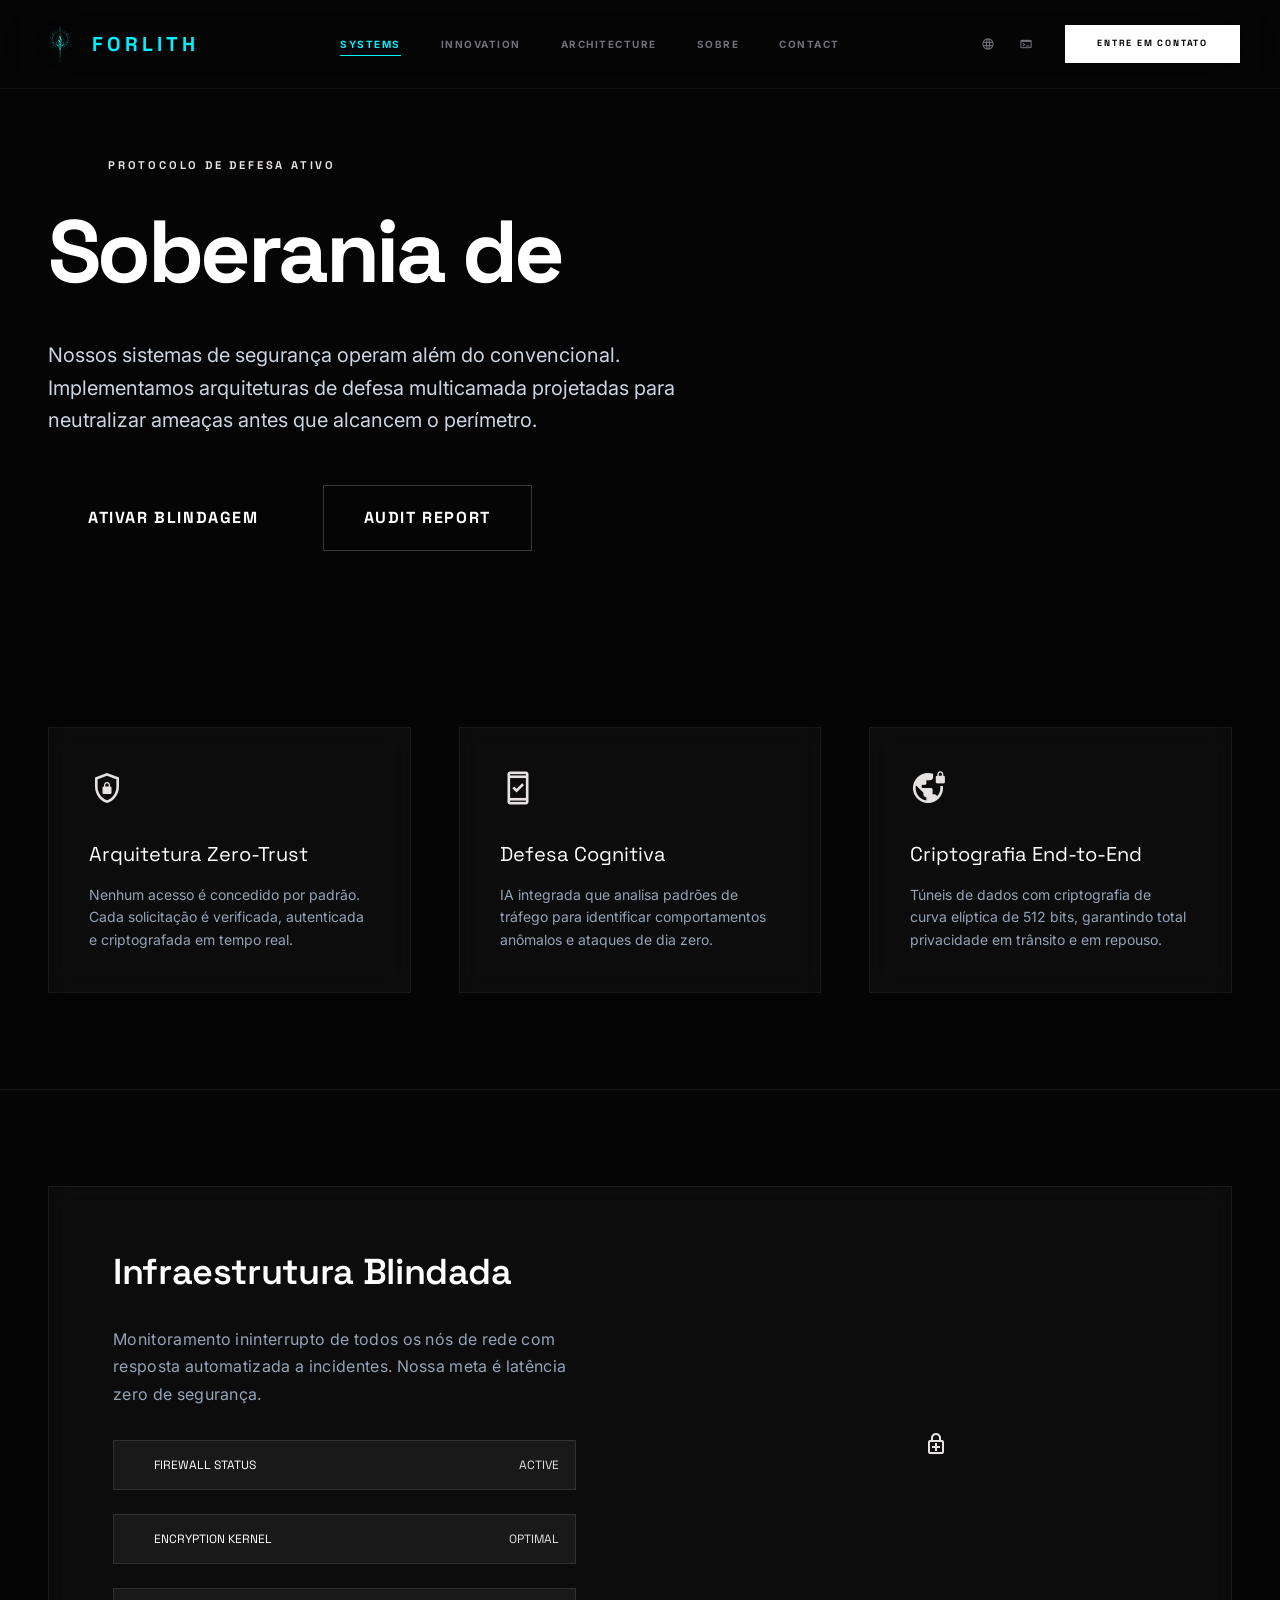
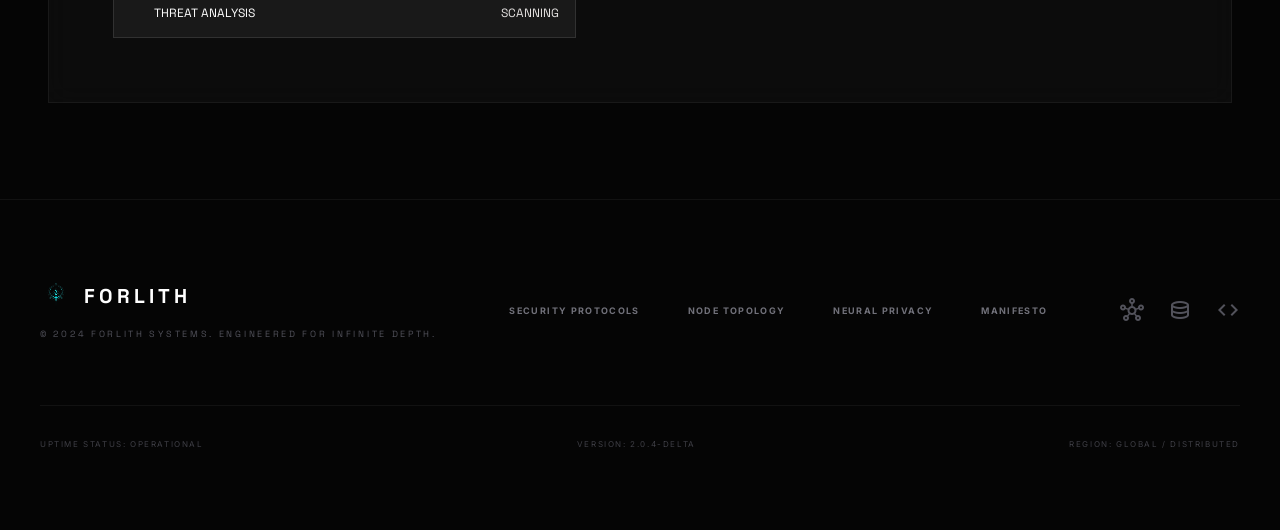
<file: Security.html>
<!DOCTYPE html>
<html class="dark" lang="pt-BR">
  <head>
    <meta charset="utf-8" />
    <meta content="width=device-width, initial-scale=1.0" name="viewport" />

    <link href="https://fonts.googleapis.com/css2?family=Space+Grotesk:wght@300;400;500;600;700;800;900&amp;family=Inter:wght@300;400;500;600&amp;display=swap" rel="stylesheet" />
    <link href="https://fonts.googleapis.com/css2?family=Material+Symbols+Outlined:wght,FILL@100..700,0..1&amp;display=swap" rel="stylesheet" />
    <script src="assets/js/tailwind.config.js"></script>
    <link href="assets/css/style.css" rel="stylesheet" />
    <title>Forlith - Protocolos de Segurança</title>
    <meta name="description" content="Protocolos de segurança cibernética de elite da Forlith." />

    <!-- SEO & Open Graph Meta Tags -->
    <meta property="og:title" content="Forlith - Engenharia Web e Sistemas Personalizados" />
    <meta property="og:description" content="Transformamos conceitos abstratos em infraestrutura digital de elite." />
    <meta property="og:image" content="assets/images/image_2.webp" />
    <meta property="og:type" content="website" />
    <meta name="twitter:card" content="summary_large_image" />
  </head>

  <body class="font-body-md overflow-x-hidden selection:bg-primary-container selection:text-on-primary">
    <!-- TopNavBar -->
    <div id="app-header"></div>

    <main class="pt-16 min-h-screen relative">
      <!-- Cyber Grid Background -->
      <div class="fixed inset-0 grid-pattern opacity-10 pointer-events-none"></div>

      <!-- Background Lights -->
      <div class="fixed top-[-20%] right-[-10%] w-[60%] h-[60%] bg-red-500/5 rounded-full blur-[120px] pointer-events-none"></div>
      <div class="fixed bottom-[-10%] left-[-10%] w-[40%] h-[40%] bg-blue-500/5 rounded-full blur-[100px] pointer-events-none"></div>

      <!-- Hero Section -->
      <section class="max-w-[1440px] mx-auto px-12 pt-24 pb-20 relative z-10">
        <div class="max-w-4xl">
          <div class="flex items-center gap-3 text-red-500 mb-6 animate-on-scroll">
            <span class="w-12 h-[1px] bg-red-500"></span>
            <span class="font-mono-data text-label-caps uppercase tracking-widest">Protocolo de Defesa Ativo</span>
          </div>

          <h1 class="font-h1 text-h1 text-white leading-tight mb-8 animate-on-scroll">
            Soberania de <span class="text-transparent bg-clip-text bg-gradient-to-r from-red-500 to-white">Dados</span>
          </h1>

          <p class="font-body-lg text-xl text-slate-300 max-w-2xl leading-relaxed mb-12 animate-on-scroll" style="transition-delay: 0.1s;">
            Nossos sistemas de segurança operam além do convencional. Implementamos arquiteturas de defesa multicamada projetadas para neutralizar ameaças antes que alcancem o perímetro.
          </p>

          <div class="flex flex-wrap gap-6 animate-on-scroll" style="transition-delay: 0.2s;">
            <button class="bg-red-600 text-white px-10 py-5 font-mono-data font-bold tracking-widest hover:bg-red-500 transition-all shadow-[0_0_20px_rgba(220,38,38,0.3)]">
              ATIVAR BLINDAGEM
            </button>
            <button class="border border-white/20 text-white px-10 py-5 font-mono-data font-bold tracking-widest hover:bg-white/5 transition-all">
              AUDIT REPORT
            </button>
          </div>
        </div>
      </section>

      <!-- Security Pillars -->
      <section class="max-w-[1440px] mx-auto px-12 py-24 relative z-10">
        <div class="grid grid-cols-1 md:grid-cols-3 gap-12">
          <!-- Pillar 1 -->
          <div class="glass-panel p-10 border-t-2 border-t-red-500 animate-on-scroll">
            <span class="material-symbols-outlined text-red-500 text-4xl mb-8">shield_lock</span>
            <h3 class="font-h3 text-white text-xl mb-4">Arquitetura Zero-Trust</h3>
            <p class="text-slate-400 text-sm leading-relaxed">
              Nenhum acesso é concedido por padrão. Cada solicitação é verificada, autenticada e criptografada em tempo real.
            </p>
          </div>

          <!-- Pillar 2 -->
          <div class="glass-panel p-10 border-t-2 border-t-red-500 animate-on-scroll" style="transition-delay: 0.1s;">
            <span class="material-symbols-outlined text-red-500 text-4xl mb-8">security_update_good</span>
            <h3 class="font-h3 text-white text-xl mb-4">Defesa Cognitiva</h3>
            <p class="text-slate-400 text-sm leading-relaxed">
              IA integrada que analisa padrões de tráfego para identificar comportamentos anômalos e ataques de dia zero.
            </p>
          </div>

          <!-- Pillar 3 -->
          <div class="glass-panel p-10 border-t-2 border-t-red-500 animate-on-scroll" style="transition-delay: 0.2s;">
            <span class="material-symbols-outlined text-red-500 text-4xl mb-8">vpn_lock</span>
            <h3 class="font-h3 text-white text-xl mb-4">Criptografia End-to-End</h3>
            <p class="text-slate-400 text-sm leading-relaxed">
              Túneis de dados com criptografia de curva elíptica de 512 bits, garantindo total privacidade em trânsito e em repouso.
            </p>
          </div>
        </div>
      </section>

      <!-- Technical Visualization -->
      <section class="max-w-[1440px] mx-auto px-12 py-24 border-t border-white/5">
        <div class="glass-panel overflow-hidden relative group">
          <div class="grid lg:grid-cols-2">
            <div class="p-16 space-y-8 relative z-10">
              <h2 class="text-h3 font-h3 text-white">Infraestrutura Blindada</h2>
              <p class="text-slate-400 text-body-md">
                Monitoramento ininterrupto de todos os nós de rede com resposta automatizada a incidentes. Nossa meta é latência zero de segurança.
              </p>

              <div class="space-y-6">
                <div class="flex items-center justify-between p-4 bg-white/5 rounded border border-white/10">
                  <div class="flex items-center gap-4">
                    <span class="w-2 h-2 bg-green-500 rounded-full animate-pulse"></span>
                    <span class="text-xs font-mono-data text-white">FIREWALL STATUS</span>
                  </div>
                  <span class="text-xs font-mono-data text-green-500 uppercase">Active</span>
                </div>
                <div class="flex items-center justify-between p-4 bg-white/5 rounded border border-white/10">
                  <div class="flex items-center gap-4">
                    <span class="w-2 h-2 bg-green-500 rounded-full animate-pulse"></span>
                    <span class="text-xs font-mono-data text-white">ENCRYPTION KERNEL</span>
                  </div>
                  <span class="text-xs font-mono-data text-green-500 uppercase">Optimal</span>
                </div>
                <div class="flex items-center justify-between p-4 bg-white/5 rounded border border-white/10">
                  <div class="flex items-center gap-4">
                    <span class="w-2 h-2 bg-blue-500 rounded-full"></span>
                    <span class="text-xs font-mono-data text-white">THREAT ANALYSIS</span>
                  </div>
                  <span class="text-xs font-mono-data text-blue-500 uppercase">Scanning</span>
                </div>
              </div>
            </div>

            <div class="relative min-h-[400px] bg-slate-900 overflow-hidden flex items-center justify-center p-8">
              <div class="absolute inset-0 opacity-20 pointer-events-none bg-[radial-gradient(circle_at_center,_var(--tw-gradient-stops))] from-red-500 via-transparent to-transparent"></div>
              <span class="material-symbols-outlined text-[200px] text-white/5 group-hover:scale-110 group-hover:text-red-500/10 transition-all duration-1000">enhanced_encryption</span>

              <div class="absolute inset-0 flex items-center justify-center">
                <div class="w-[80%] h-[1px] bg-red-500/20 rotate-45"></div>
                <div class="w-[80%] h-[1px] bg-red-500/20 -rotate-45"></div>
              </div>
            </div>
          </div>
        </div>
      </section>

      <!-- Footer -->
      <div id="app-footer"></div>
    </main>

    <script src="assets/js/components.js" defer></script>
    <script src="assets/js/script.js" defer></script>
  </body>
</html>
</file>
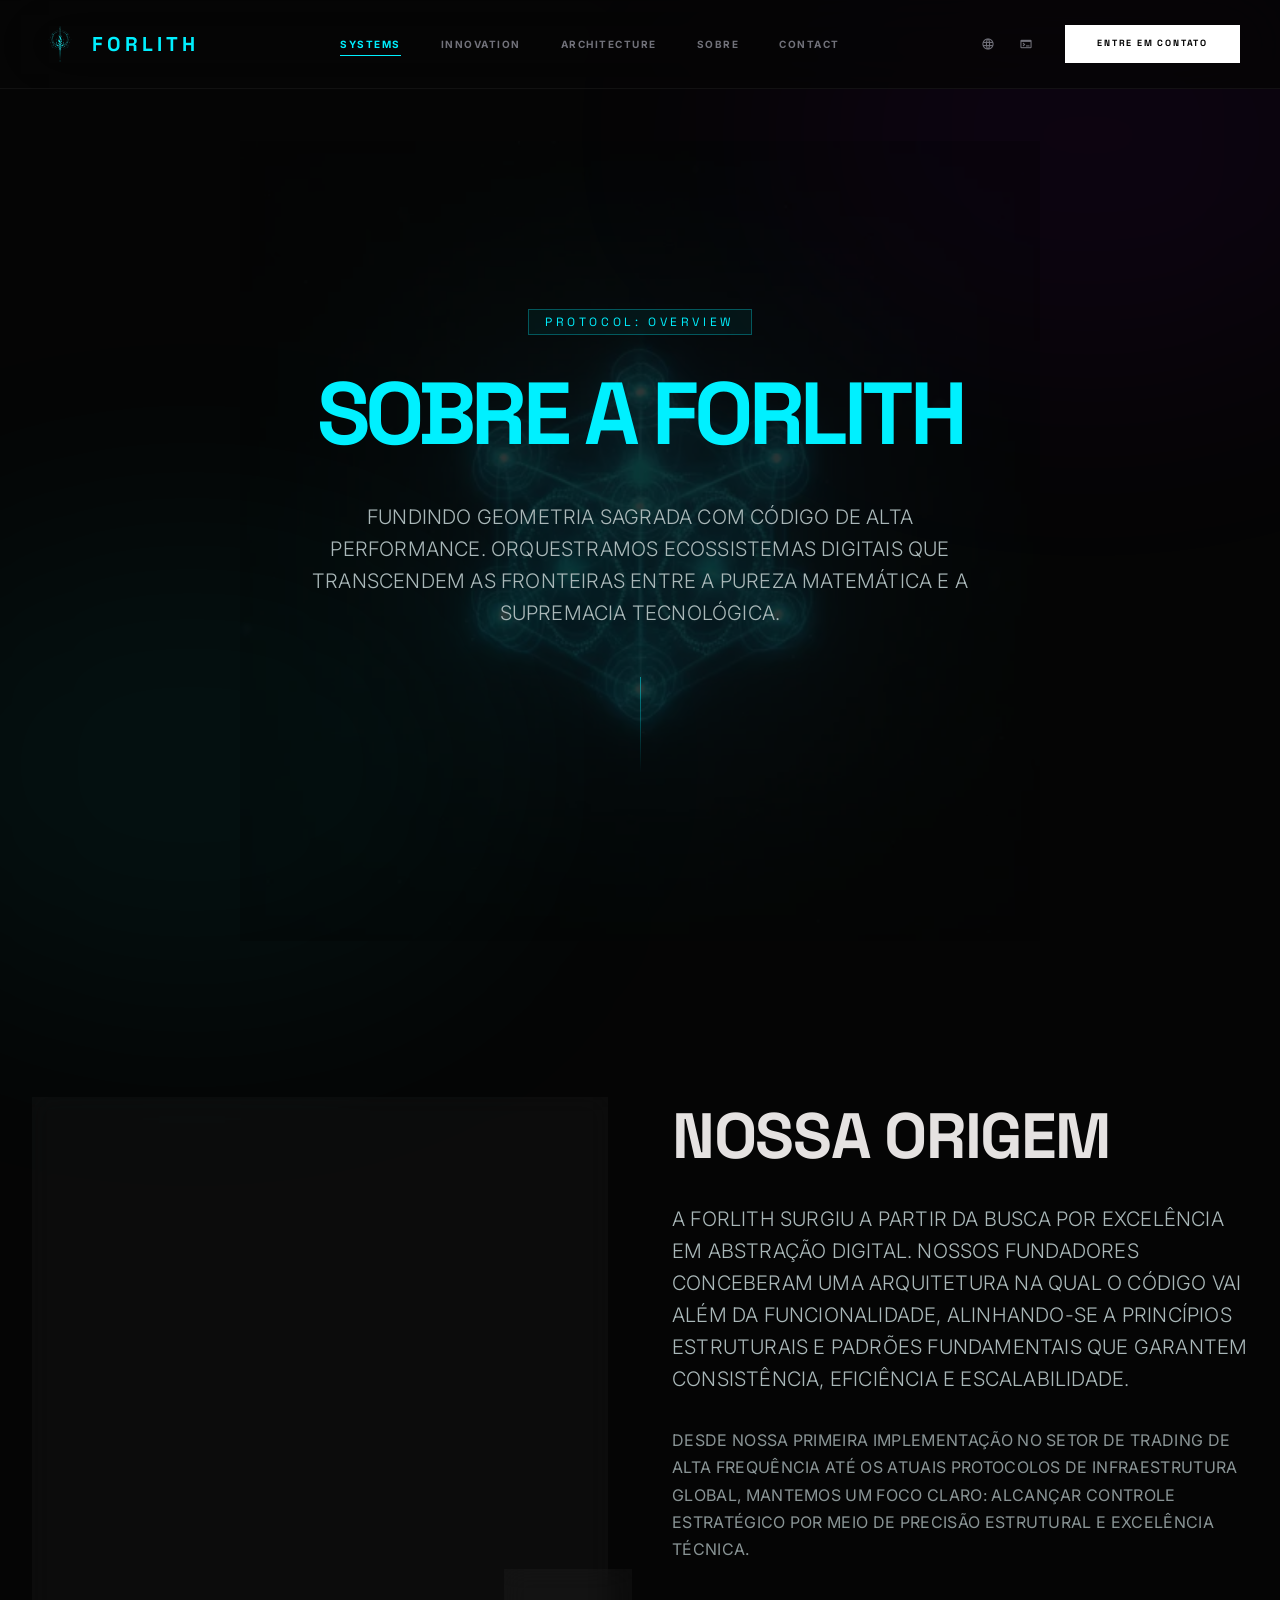
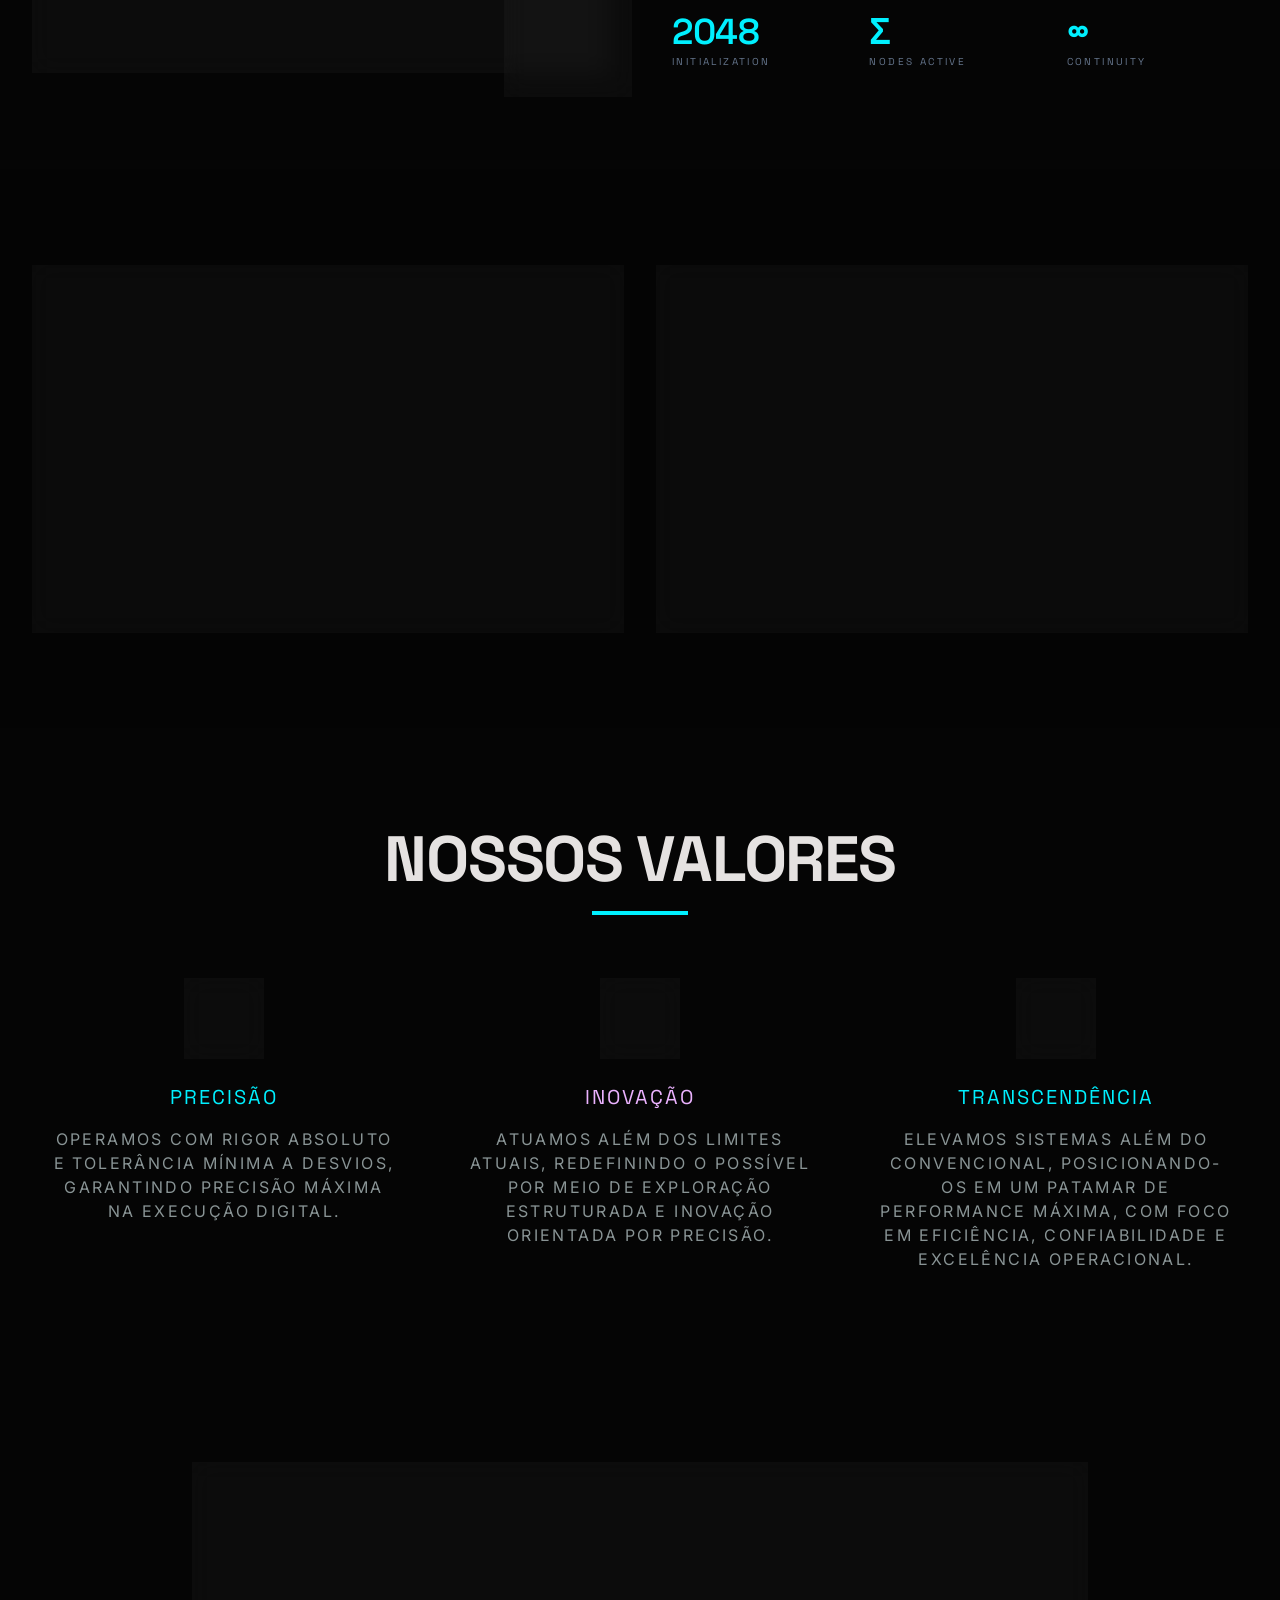
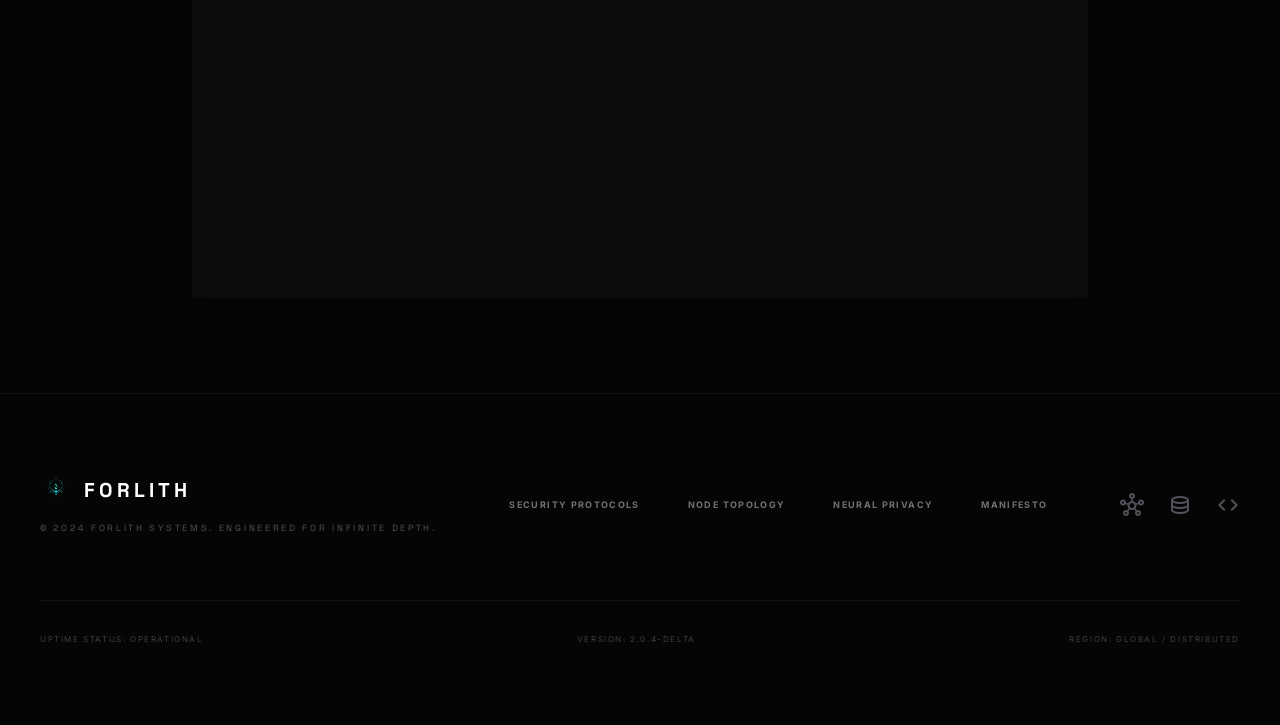
<file: sobre.html>
<!DOCTYPE html>
<html class="dark" lang="pt-BR">
  <head>
    <meta charset="utf-8" />
    <meta content="width=device-width, initial-scale=1.0" name="viewport" />

    <link href="https://fonts.googleapis.com/css2?family=Space+Grotesk:wght@300;400;500;600;700;800;900&amp;family=Inter:wght@300;400;500;600&amp;display=swap" rel="stylesheet" />
    <link href="https://fonts.googleapis.com/css2?family=Material+Symbols+Outlined:wght,FILL@100..700,0..1&amp;display=swap" rel="stylesheet" />
    <script src="assets/js/tailwind.config.js"></script>
    <link href="assets/css/style.css" rel="stylesheet" />
    <title>Forlith - Sobre Nós</title>
    <meta name="description" content="Conheça a Forlith, nossa origem, missão, visão e valores." />

    <!-- SEO & Open Graph Meta Tags -->
    <meta property="og:title" content="Forlith - Engenharia Web e Sistemas Personalizados" />
    <meta property="og:description" content="Transformamos conceitos abstratos em infraestrutura digital de elite." />
    <meta property="og:image" content="assets/images/image_2.webp" />
    <meta property="og:type" content="website" />
    <meta name="twitter:card" content="summary_large_image" />
  </head>

  <body class="bg-surface-container-lowest text-on-background editorial-spacing">
    <!-- Top Navigation -->
    <div id="app-header"></div>

    <!-- Background Elements -->
    <div class="fixed inset-0 pointer-events-none z-[-1]">
      <div class="absolute top-[-10%] right-[-10%] w-[50%] h-[50%] bg-secondary-container/5 rounded-full blur-[120px]"></div>
      <div class="absolute bottom-[-10%] left-[-10%] w-[50%] h-[50%] bg-primary-container/5 rounded-full blur-[120px]"></div>
    </div>

    <main class="pt-20">
      <!-- Hero Section -->
      <section class="relative min-h-[921px] flex flex-col items-center justify-center text-center px-6 overflow-hidden">
        <div class="absolute inset-0 z-0 flex items-center justify-center opacity-20">
          <img class="w-[800px] max-w-none animate-pulse" data-alt="Large glowing cyan Metatron's Cube symbol centered in deep space background with subtle light particles and lens flare" src="assets/images/image_10.webp" />
        </div>

        <div class="relative z-10 max-w-4xl mx-auto">
          <div class="inline-block px-4 py-1 mb-6 border border-primary-container/30 bg-primary-container/5 text-primary-container font-mono-data text-xs tracking-[0.3em] uppercase">
            Protocol: Overview
          </div>
          <h1 class="font-h1 text-h1 text-primary-container mb-8 leading-tight tracking-tighter">
            Sobre a Forlith
          </h1>
          <p class="font-body-lg text-body-lg text-on-surface-variant max-w-2xl mx-auto leading-relaxed">
            Fundindo geometria sagrada com código de alta performance. Orquestramos ecossistemas digitais que transcendem as fronteiras entre a pureza matemática e a supremacia tecnológica.
          </p>
          <div class="mt-12 flex justify-center gap-6">
            <div class="w-px h-24 bg-gradient-to-b from-primary-container to-transparent opacity-50"></div>
          </div>
        </div>
      </section>

      <!-- Our Origin -->
      <section class="py-24 px-8 max-w-[1440px] mx-auto">
        <div class="grid lg:grid-cols-2 gap-16 items-center">
          <div class="relative">
            <div class="glass-panel p-1 border-primary-container/20 overflow-hidden">
              <img class="w-full grayscale contrast-125 opacity-70" data-alt="high-tech abstract digital landscape with glowing cyan connection lines and geometric nodes representing digital abstraction and data flows" src="assets/images/image_11.webp" />
              <div class="absolute inset-0 bg-gradient-to-tr from-surface-container-lowest via-transparent to-transparent"></div>
            </div>
            <div class="absolute -bottom-6 -right-6 w-32 h-32 glass-panel flex items-center justify-center border-primary-container/40">
              <span class="material-symbols-outlined text-primary-container text-4xl" style="font-variation-settings: 'FILL' 1;">architecture</span>
            </div>
          </div>

          <div class="space-y-8">
            <h2 class="font-h2 text-h2 text-on-background">Nossa Origem</h2>
            <p class="font-body-lg text-body-lg text-on-surface-variant leading-relaxed">
              A Forlith surgiu a partir da busca por excelência em abstração digital. Nossos fundadores conceberam uma arquitetura na qual o código vai além da funcionalidade, alinhando-se a princípios estruturais e padrões fundamentais que garantem consistência, eficiência e escalabilidade.
            </p>
            <p class="font-body-md text-body-md text-on-surface-variant/80">
              Desde nossa primeira implementação no setor de trading de alta frequência até os atuais protocolos de infraestrutura global, mantemos um foco claro: alcançar controle estratégico por meio de precisão estrutural e excelência técnica.
            </p>

            <div class="grid grid-cols-3 gap-4 pt-4">
              <div>
                <div class="text-primary-container font-h3 text-h3">2048</div>
                <div class="font-label-caps text-[10px] text-slate-500 uppercase">Initialization</div>
              </div>
              <div>
                <div class="text-primary-container font-h3 text-h3">Σ</div>
                <div class="font-label-caps text-[10px] text-slate-500 uppercase">Nodes Active</div>
              </div>
              <div>
                <div class="text-primary-container font-h3 text-h3">∞</div>
                <div class="font-label-caps text-[10px] text-slate-500 uppercase">Continuity</div>
              </div>
            </div>
          </div>
        </div>
      </section>

      <!-- Mission & Vision -->
      <section class="py-24 bg-surface-container-lowest/50">
        <div class="max-w-[1440px] mx-auto px-8">
          <div class="grid md:grid-cols-2 gap-8">
            <!-- Mission Card -->
            <div class="glass-panel p-12 relative overflow-hidden group">
              <div class="absolute top-0 right-0 p-8 opacity-10 group-hover:opacity-20 transition-opacity">
                <span class="material-symbols-outlined text-9xl text-primary-container">settings</span>
              </div>
              <div class="relative z-10">
                <div class="w-12 h-12 bg-primary-container/10 border border-primary-container/30 flex items-center justify-center mb-8">
                  <span class="material-symbols-outlined text-primary-container" style="font-variation-settings: 'FILL' 1;">settings</span>
                </div>
                <h3 class="font-h3 text-h3 mb-4 text-on-background">Missão</h3>
                <p class="font-body-md text-body-md text-on-surface-variant leading-relaxed">
                  Arquitetar sistemas digitais soberanos que elevam a próxima geração de tecnólogos, unindo a precisão dos princípios matemáticos fundamentais à potência da computação de próxima era.
                </p>
              </div>
            </div>

            <!-- Vision Card -->
            <div class="glass-panel p-12 relative overflow-hidden group">
              <div class="absolute top-0 right-0 p-8 opacity-10 group-hover:opacity-20 transition-opacity">
                <span class="material-symbols-outlined text-9xl text-secondary">explore</span>
              </div>
              <div class="relative z-10">
                <div class="w-12 h-12 bg-secondary/10 border border-secondary/30 flex items-center justify-center mb-8">
                  <span class="material-symbols-outlined text-secondary" style="font-variation-settings: 'FILL' 1;">explore</span>
                </div>
                <h3 class="font-h3 text-h3 mb-4 text-on-background">Visão</h3>
                <p class="font-body-md text-body-md text-on-surface-variant leading-relaxed">
                  Consolidar-se como referência global em arquitetura digital, estabelecendo padrões de alta performance, baixa latência e estruturas projetadas para longevidade, escalabilidade e resiliência.
                </p>
              </div>
            </div>
          </div>
        </div>
      </section>

      <!-- Values Section -->
      <section class="py-24 px-8 max-w-[1440px] mx-auto">
        <div class="text-center mb-16">
          <h2 class="font-h2 text-h2 mb-4">Nossos Valores</h2>
          <div class="h-1 w-24 bg-primary-container mx-auto"></div>
        </div>

        <div class="grid md:grid-cols-3 gap-8">
          <!-- Precision -->
          <div class="text-center group">
            <div class="mb-6 relative inline-block">
              <div class="absolute inset-0 bg-primary-container/20 blur-xl rounded-full opacity-0 group-hover:opacity-100 transition-opacity"></div>
              <div class="w-20 h-20 glass-panel flex items-center justify-center mx-auto relative z-10 border-primary-container/30">
                <span class="material-symbols-outlined text-3xl text-primary-container">gps_fixed</span>
              </div>
            </div>
            <h4 class="font-h3 text-xl mb-4 text-primary-container tracking-widest uppercase">Precisão</h4>
            <p class="font-body-md text-on-surface-variant/80 px-4">
              Operamos com rigor absoluto e tolerância mínima a desvios, garantindo precisão máxima na execução digital.
            </p>
          </div>

          <!-- Innovation -->
          <div class="text-center group">
            <div class="mb-6 relative inline-block">
              <div class="absolute inset-0 bg-secondary/20 blur-xl rounded-full opacity-0 group-hover:opacity-100 transition-opacity"></div>
              <div class="w-20 h-20 glass-panel flex items-center justify-center mx-auto relative z-10 border-secondary/30">
                <span class="material-symbols-outlined text-3xl text-secondary">bolt</span>
              </div>
            </div>
            <h4 class="font-h3 text-xl mb-4 text-secondary tracking-widest uppercase">Inovação</h4>
            <p class="font-body-md text-on-surface-variant/80 px-4">
              Atuamos além dos limites atuais, redefinindo o possível por meio de exploração estruturada e inovação orientada por precisão.
            </p>
          </div>

          <!-- Transcendence -->
          <div class="text-center group">
            <div class="mb-6 relative inline-block">
              <div class="absolute inset-0 bg-primary-container/20 blur-xl rounded-full opacity-0 group-hover:opacity-100 transition-opacity"></div>
              <div class="w-20 h-20 glass-panel flex items-center justify-center mx-auto relative z-10 border-primary-container/30">
                <span class="material-symbols-outlined text-3xl text-primary-container">auto_awesome</span>
              </div>
            </div>
            <h4 class="font-h3 text-xl mb-4 text-primary-container tracking-widest uppercase">Transcendência</h4>
            <p class="font-body-md text-on-surface-variant/80 px-4">
              Elevamos sistemas além do convencional, posicionando-os em um patamar de performance máxima, com foco em eficiência, confiabilidade e excelência operacional.
            </p>
          </div>
        </div>
      </section>

      <!-- CTA Section -->
      <section class="py-24 px-8">
        <div class="max-w-4xl mx-auto glass-panel p-16 text-center border-primary-container/30 relative overflow-hidden">
          <div class="absolute top-0 left-0 w-full h-1 bg-gradient-to-r from-transparent via-primary-container to-transparent"></div>
          <h2 class="font-h2 text-h2 mb-6">Pronto para a Evolução?</h2>
          <p class="font-body-lg text-on-surface-variant mb-10 max-w-xl mx-auto">
            Integre sua infraestrutura com a geometria sagrada da Forlith.
          </p>
          <button class="bg-primary-container text-on-primary-fixed px-12 py-4 font-label-caps text-sm tracking-[0.2em] uppercase action-cut hover:glow-cyan transition-all">
            Initialize Protocol
          </button>
        </div>
      </section>
    </main>

    <!-- Footer -->
    <div id="app-footer"></div>

    <script src="assets/js/components.js" defer></script>
    <script src="assets/js/script.js" defer></script>
  </body>
</html>
</file>
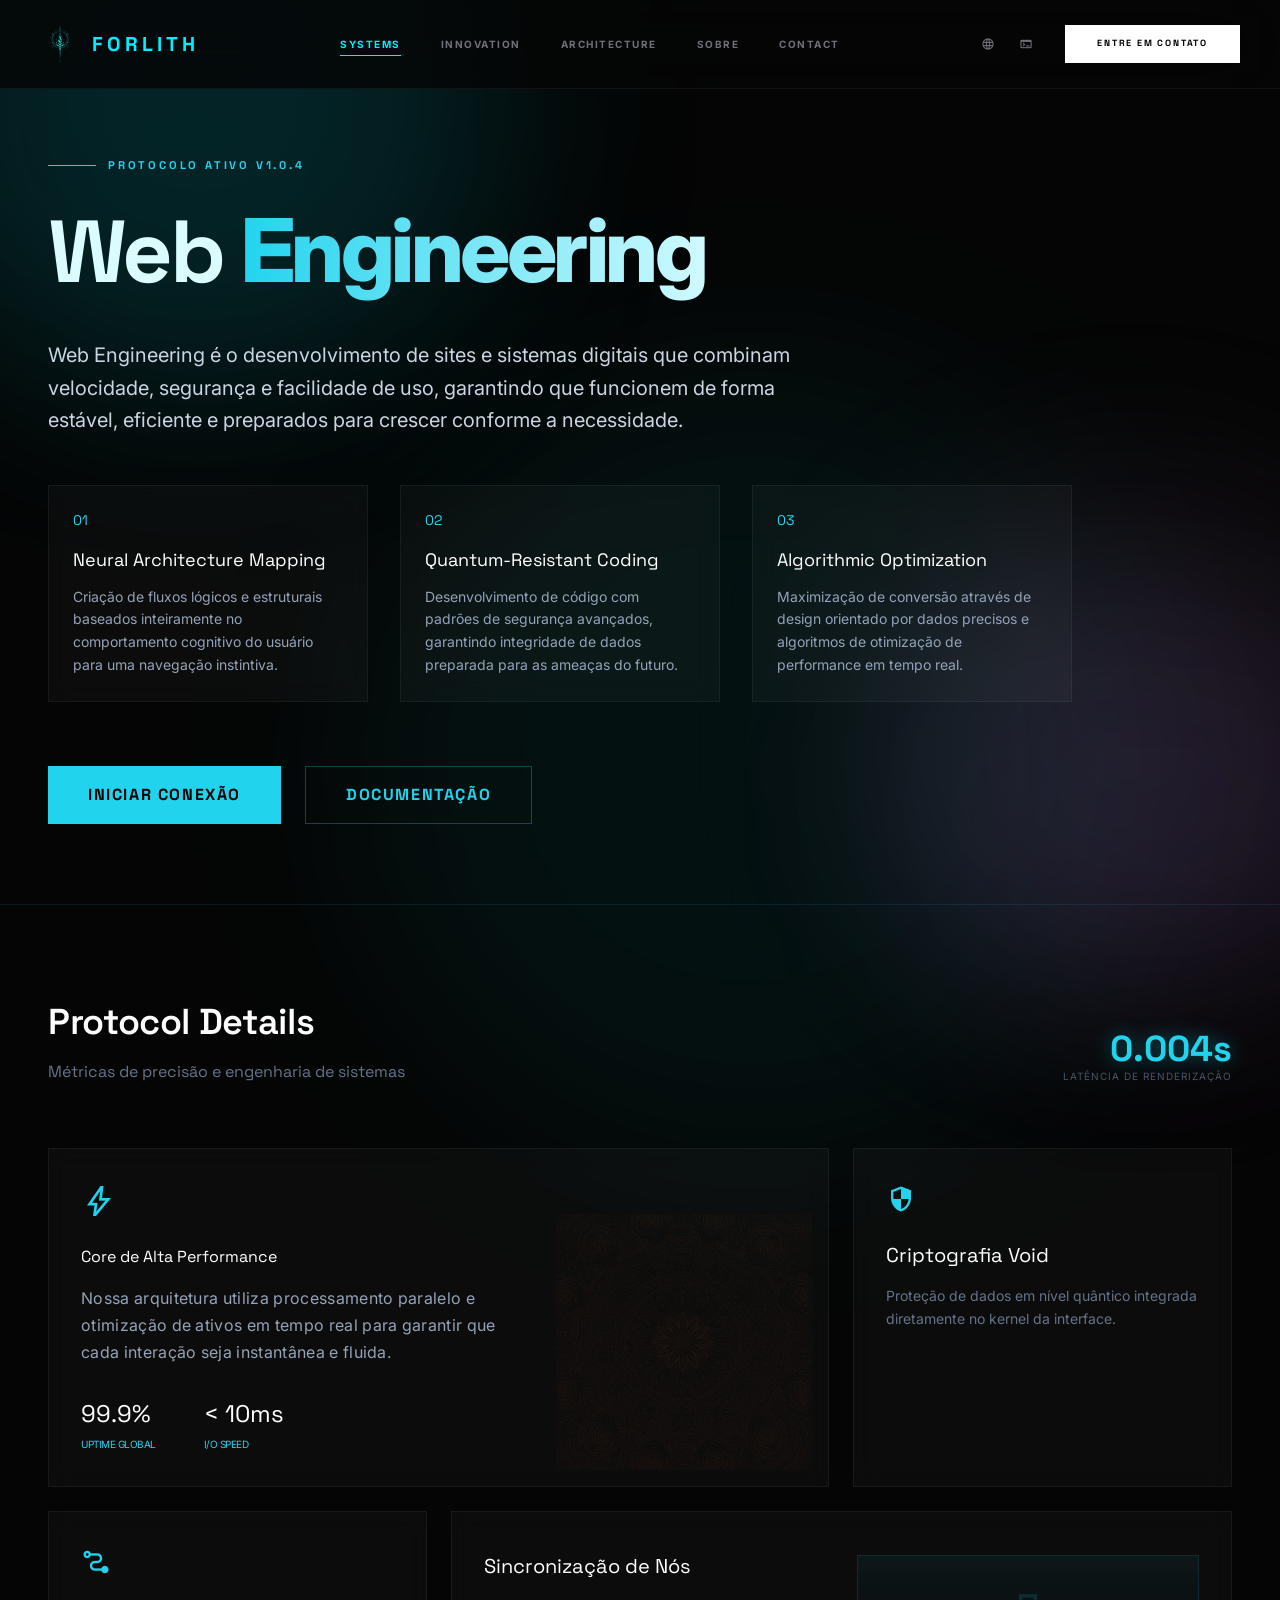
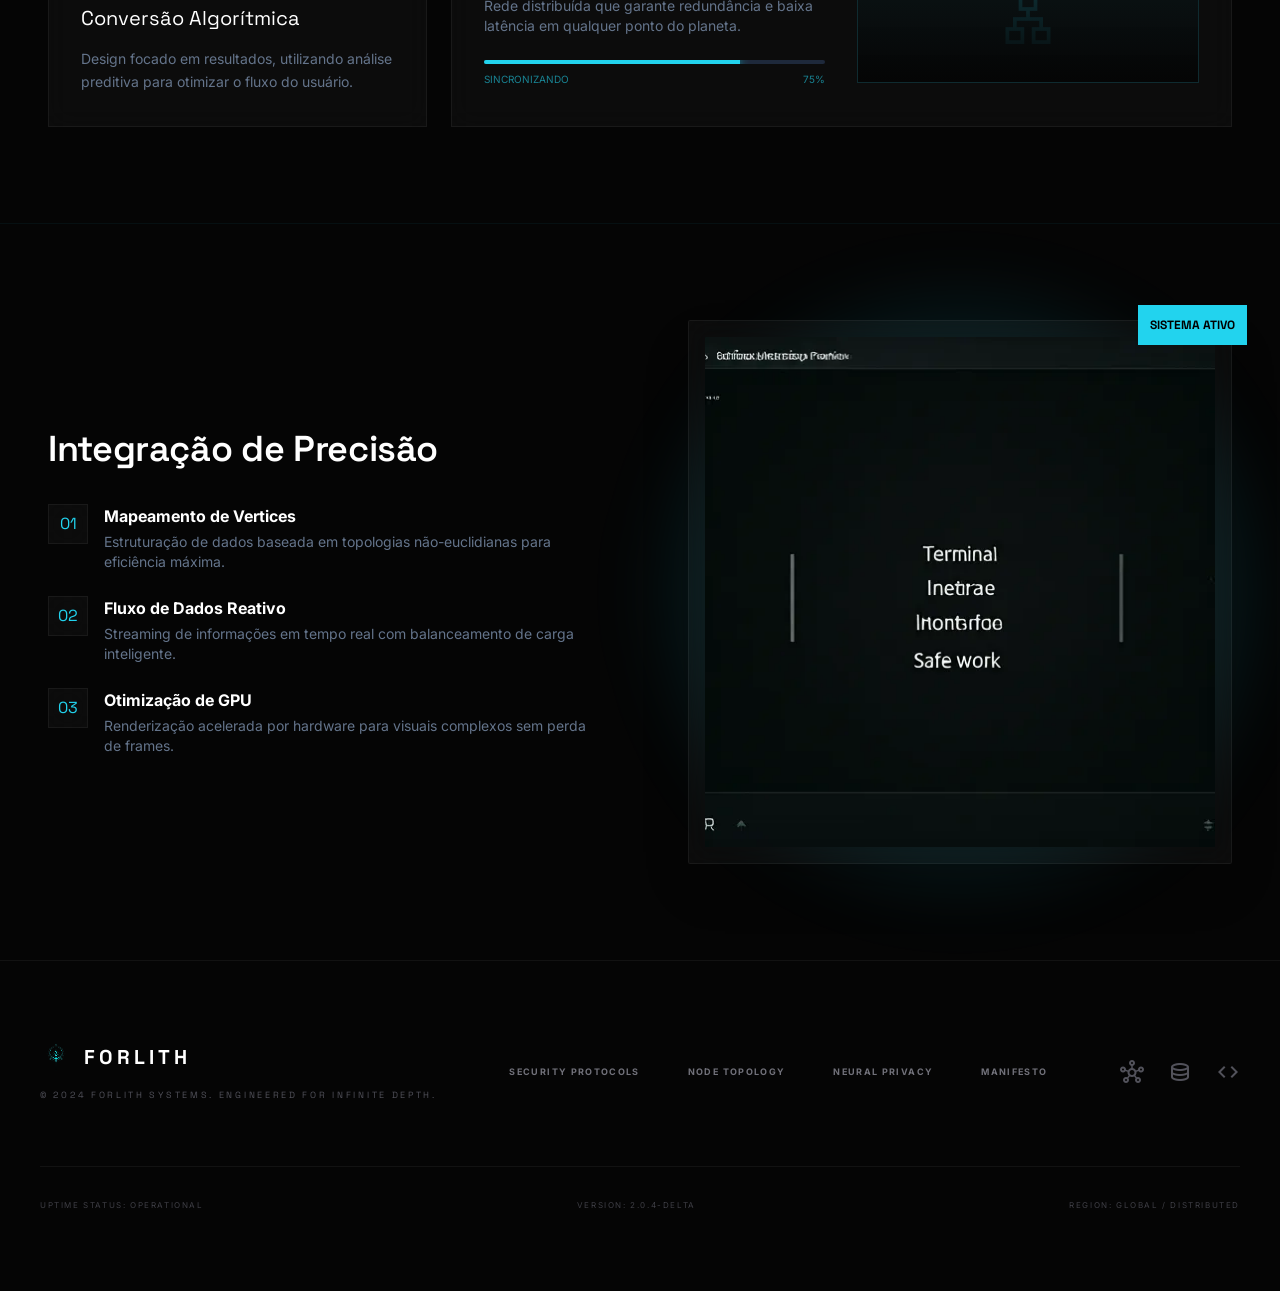
<file: WebEng.html>
<!DOCTYPE html>
<html class="dark" lang="pt-BR">
  <head>
    <meta charset="utf-8" />
    <meta content="width=device-width, initial-scale=1.0" name="viewport" />

    <link href="https://fonts.googleapis.com/css2?family=Space+Grotesk:wght@300;400;500;600;700;800;900&amp;family=Inter:wght@300;400;500;600&amp;display=swap" rel="stylesheet" />
    <link href="https://fonts.googleapis.com/css2?family=Material+Symbols+Outlined:wght,FILL@100..700,0..1&amp;display=swap" rel="stylesheet" />
    <script src="assets/js/tailwind.config.js"></script>
    <link href="assets/css/style.css" rel="stylesheet" />
    <title>Forlith - Engenharia Web</title>
    <meta name="description" content="Engenharia Web de alta performance da Forlith." />

    <!-- SEO & Open Graph Meta Tags -->
    <meta property="og:title" content="Forlith - Engenharia Web e Sistemas Personalizados" />
    <meta property="og:description" content="Transformamos conceitos abstratos em infraestrutura digital de elite." />
    <meta property="og:image" content="assets/images/image_2.webp" />
    <meta property="og:type" content="website" />
    <meta name="twitter:card" content="summary_large_image" />
  </head>

  <body class="font-body-md overflow-x-hidden selection:bg-primary-container selection:text-on-primary">
    <!-- Floating Ambient Lights -->
    <div class="floating-light bg-primary-container/10 w-[600px] h-[600px] top-[-200px] left-[-100px]"></div>
    <div class="floating-light bg-secondary/10 w-[500px] h-[500px] bottom-[-100px] right-[-100px]"></div>
    <div class="floating-light bg-primary-container/5 w-[800px] h-[800px] top-[40%] right-[10%]"></div>

    <!-- TopNavBar -->
    <div id="app-header"></div>

    <!-- Main Content -->
    <main class="pt-16 min-h-screen relative grid-pattern">
      <div class="absolute inset-0 metatron-bg"></div>

      <!-- Light Leaks -->
      <div class="fixed top-[-10%] left-[-10%] w-[50%] h-[50%] bg-cyan-500/5 rounded-full blur-[120px] pointer-events-none"></div>
      <div class="fixed bottom-[-10%] right-[-10%] w-[40%] h-[40%] bg-purple-500/5 rounded-full blur-[100px] pointer-events-none"></div>

      <!-- Hero Section: Expanded Web Engineering -->
      <section class="max-w-[1440px] mx-auto px-12 pt-24 pb-20 relative z-10">
        <div class="max-w-5xl">
          <div class="flex items-center gap-3 text-cyan-400 mb-6">
            <span class="w-12 h-[1px] bg-cyan-400"></span>
            <span class="font-mono-data text-label-caps uppercase">Protocolo Ativo v1.0.4</span>
          </div>

          <h1 class="font-h1 text-h1 text-primary leading-tight mb-8">
            Web <span class="text-transparent bg-clip-text bg-gradient-to-r from-cyan-400 to-cyan-100">Engineering</span>
          </h1>

          <p class="font-body-lg text-xl text-slate-300 max-w-3xl leading-relaxed mb-12">
            Web Engineering é o desenvolvimento de sites e sistemas digitais que combinam velocidade, segurança e facilidade de uso, garantindo que funcionem de forma estável, eficiente e preparados para crescer conforme a necessidade.
          </p>

          <div class="grid grid-cols-1 md:grid-cols-3 gap-8 mb-16">
            <div class="glass-panel p-6 border-l-2 border-l-cyan-400">
              <div class="text-cyan-400 font-mono-data text-sm mb-4">01</div>
              <h3 class="font-h3 text-white text-lg mb-3">Neural Architecture Mapping</h3>
              <p class="text-slate-400 text-sm leading-relaxed">
                Criação de fluxos lógicos e estruturais baseados inteiramente no comportamento cognitivo do usuário para uma navegação instintiva.
              </p>
            </div>

            <div class="glass-panel p-6 border-l-2 border-l-cyan-400">
              <div class="text-cyan-400 font-mono-data text-sm mb-4">02</div>
              <h3 class="font-h3 text-white text-lg mb-3">Quantum-Resistant Coding</h3>
              <p class="text-slate-400 text-sm leading-relaxed">
                Desenvolvimento de código com padrões de segurança avançados, garantindo integridade de dados preparada para as ameaças do futuro.
              </p>
            </div>

            <div class="glass-panel p-6 border-l-2 border-l-cyan-400">
              <div class="text-cyan-400 font-mono-data text-sm mb-4">03</div>
              <h3 class="font-h3 text-white text-lg mb-3">Algorithmic Optimization</h3>
              <p class="text-slate-400 text-sm leading-relaxed">
                Maximização de conversão através de design orientado por dados precisos e algoritmos de otimização de performance em tempo real.
              </p>
            </div>
          </div>

          <div class="flex flex-wrap gap-6">
            <button class="action-button bg-cyan-400 text-black px-10 py-4 font-mono-data font-bold tracking-widest hover:brightness-110 transition-all">
              INICIAR CONEXÃO
            </button>
            <button class="border border-cyan-400/30 text-cyan-400 px-10 py-4 font-mono-data font-bold tracking-widest hover:bg-cyan-400/5 hover:shadow-[0_0_15px_rgba(0,240,255,0.2)] transition-all">
              DOCUMENTAÇÃO
            </button>
          </div>
        </div>
      </section>

      <!-- Bento Grid: Protocol Details -->
      <section class="max-w-[1440px] mx-auto px-12 py-24 relative z-10 border-t border-cyan-400/10">
        <div class="flex items-end justify-between mb-16">
          <div>
            <h2 class="font-h2 text-h3 text-white mb-4">Protocol Details</h2>
            <p class="text-slate-500 font-mono-data">Métricas de precisão e engenharia de sistemas</p>
          </div>
          <div class="text-right">
            <span class="text-cyan-400 font-mono-data text-4xl font-bold glow-cyan">0.004s</span>
            <p class="text-[10px] text-slate-600 uppercase tracking-widest">Latência de Renderização</p>
          </div>
        </div>

        <div class="grid grid-cols-1 md:grid-cols-12 gap-6">
          <!-- Large Card -->
          <div class="md:col-span-8 glass-panel p-8 relative overflow-hidden group">
            <div class="relative z-10">
              <span class="material-symbols-outlined text-cyan-400 mb-6 text-4xl">bolt</span>
              <h3 class="font-h3 text-white mb-4">Core de Alta Performance</h3>
              <p class="text-slate-400 text-body-md max-w-md mb-8">
                Nossa arquitetura utiliza processamento paralelo e otimização de ativos em tempo real para garantir que cada interação seja instantânea e fluida.
              </p>
              <div class="flex gap-12">
                <div>
                  <span class="block text-2xl font-mono-data text-white">99.9%</span>
                  <span class="text-[10px] text-cyan-400 uppercase tracking-tighter">Uptime Global</span>
                </div>
                <div>
                  <span class="block text-2xl font-mono-data text-white">&lt; 10ms</span>
                  <span class="text-[10px] text-cyan-400 uppercase tracking-tighter">I/O Speed</span>
                </div>
              </div>
            </div>
            <div class="absolute right-0 bottom-0 p-4 opacity-10 group-hover:opacity-20 transition-opacity">
              <img alt="Decorative Geometry" class="w-64 h-64" src="assets/images/image_12.webp" />
            </div>
          </div>

          <!-- Small Card 1 -->
          <div class="md:col-span-4 glass-panel p-8 border-cyan-400/20">
            <span class="material-symbols-outlined text-cyan-400 mb-6 text-3xl">security</span>
            <h3 class="text-xl font-h3 text-white mb-4">Criptografia Void</h3>
            <p class="text-slate-500 text-sm leading-relaxed">
              Proteção de dados em nível quântico integrada diretamente no kernel da interface.
            </p>
          </div>

          <!-- Small Card 2 -->
          <div class="md:col-span-4 glass-panel p-8">
            <span class="material-symbols-outlined text-cyan-400 mb-6 text-3xl">conversion_path</span>
            <h3 class="text-xl font-h3 text-white mb-4">Conversão Algorítmica</h3>
            <p class="text-slate-500 text-sm leading-relaxed">
              Design focado em resultados, utilizando análise preditiva para otimizar o fluxo do usuário.
            </p>
          </div>

          <!-- Medium Card -->
          <div class="md:col-span-8 glass-panel p-8 flex flex-col md:flex-row gap-8 items-center">
            <div class="w-full md:w-1/2">
              <h3 class="text-xl font-h3 text-white mb-4">Sincronização de Nós</h3>
              <p class="text-slate-500 text-sm mb-6">
                Rede distribuída que garante redundância e baixa latência em qualquer ponto do planeta.
              </p>
              <div class="h-1 w-full bg-slate-800 rounded-full overflow-hidden">
                <div class="h-full bg-cyan-400 w-3/4 shadow-[0_0_10px_#00f0ff]"></div>
              </div>
              <div class="flex justify-between mt-2 text-[10px] font-mono-data text-cyan-400/60 uppercase">
                <span>Sincronizando</span>
                <span>75%</span>
              </div>
            </div>
            <div class="w-full md:w-1/2 h-32 bg-cyan-400/5 rounded border border-cyan-400/10 relative overflow-hidden flex items-center justify-center">
              <span class="material-symbols-outlined text-cyan-400/20 text-6xl animate-pulse">lan</span>
              <div class="absolute inset-0 bg-gradient-to-t from-background to-transparent"></div>
            </div>
          </div>
        </div>
      </section>

      <!-- Documentation Preview -->
      <section class="max-w-[1440px] mx-auto px-12 py-24 border-t border-cyan-400/5">
        <div class="grid grid-cols-1 lg:grid-cols-2 gap-24 items-center">
          <div class="space-y-8">
            <h2 class="text-h3 font-h3 text-white">Integração de Precisão</h2>
            <div class="space-y-6">
              <div class="flex gap-4">
                <div class="w-10 h-10 rounded glass-panel flex items-center justify-center shrink-0">
                  <span class="text-cyan-400 font-mono-data">01</span>
                </div>
                <div>
                  <h4 class="text-white font-bold mb-1">Mapeamento de Vertices</h4>
                  <p class="text-slate-500 text-sm">Estruturação de dados baseada em topologias não-euclidianas para eficiência máxima.</p>
                </div>
              </div>
              <div class="flex gap-4">
                <div class="w-10 h-10 rounded glass-panel flex items-center justify-center shrink-0">
                  <span class="text-cyan-400 font-mono-data">02</span>
                </div>
                <div>
                  <h4 class="text-white font-bold mb-1">Fluxo de Dados Reativo</h4>
                  <p class="text-slate-500 text-sm">Streaming de informações em tempo real com balanceamento de carga inteligente.</p>
                </div>
              </div>
              <div class="flex gap-4">
                <div class="w-10 h-10 rounded glass-panel flex items-center justify-center shrink-0">
                  <span class="text-cyan-400 font-mono-data">03</span>
                </div>
                <div>
                  <h4 class="text-white font-bold mb-1">Otimização de GPU</h4>
                  <p class="text-slate-500 text-sm">Renderização acelerada por hardware para visuais complexos sem perda de frames.</p>
                </div>
              </div>
            </div>
          </div>

          <div class="relative">
            <div class="glass-panel p-4 rounded-xl shadow-2xl relative z-10">
              <img alt="Terminal Interface Preview" class="rounded-lg" src="assets/images/image_13.webp" />
              <div class="absolute -top-4 -right-4 bg-cyan-400 text-black p-3 font-mono-data font-bold text-xs">
                SISTEMA ATIVO
              </div>
            </div>
            <div class="absolute -inset-4 bg-cyan-400/10 blur-2xl -z-10 rounded-full"></div>
          </div>
        </div>
      </section>

      <!-- Footer -->
      <div id="app-footer"></div>
    </main>

    <script src="assets/js/components.js" defer></script>
    <script src="assets/js/script.js" defer></script>
  </body>
</html>
</file>
<file: assets/css/style.css>
﻿*,:after,:before{--tw-border-spacing-x:0;--tw-border-spacing-y:0;--tw-translate-x:0;--tw-translate-y:0;--tw-rotate:0;--tw-skew-x:0;--tw-skew-y:0;--tw-scale-x:1;--tw-scale-y:1;--tw-pan-x: ;--tw-pan-y: ;--tw-pinch-zoom: ;--tw-scroll-snap-strictness:proximity;--tw-gradient-from-position: ;--tw-gradient-via-position: ;--tw-gradient-to-position: ;--tw-ordinal: ;--tw-slashed-zero: ;--tw-numeric-figure: ;--tw-numeric-spacing: ;--tw-numeric-fraction: ;--tw-ring-inset: ;--tw-ring-offset-width:0px;--tw-ring-offset-color:#fff;--tw-ring-color:rgba(59,130,246,.5);--tw-ring-offset-shadow:0 0 #0000;--tw-ring-shadow:0 0 #0000;--tw-shadow:0 0 #0000;--tw-shadow-colored:0 0 #0000;--tw-blur: ;--tw-brightness: ;--tw-contrast: ;--tw-grayscale: ;--tw-hue-rotate: ;--tw-invert: ;--tw-saturate: ;--tw-sepia: ;--tw-drop-shadow: ;--tw-backdrop-blur: ;--tw-backdrop-brightness: ;--tw-backdrop-contrast: ;--tw-backdrop-grayscale: ;--tw-backdrop-hue-rotate: ;--tw-backdrop-invert: ;--tw-backdrop-opacity: ;--tw-backdrop-saturate: ;--tw-backdrop-sepia: ;--tw-contain-size: ;--tw-contain-layout: ;--tw-contain-paint: ;--tw-contain-style: }::backdrop{--tw-border-spacing-x:0;--tw-border-spacing-y:0;--tw-translate-x:0;--tw-translate-y:0;--tw-rotate:0;--tw-skew-x:0;--tw-skew-y:0;--tw-scale-x:1;--tw-scale-y:1;--tw-pan-x: ;--tw-pan-y: ;--tw-pinch-zoom: ;--tw-scroll-snap-strictness:proximity;--tw-gradient-from-position: ;--tw-gradient-via-position: ;--tw-gradient-to-position: ;--tw-ordinal: ;--tw-slashed-zero: ;--tw-numeric-figure: ;--tw-numeric-spacing: ;--tw-numeric-fraction: ;--tw-ring-inset: ;--tw-ring-offset-width:0px;--tw-ring-offset-color:#fff;--tw-ring-color:rgba(59,130,246,.5);--tw-ring-offset-shadow:0 0 #0000;--tw-ring-shadow:0 0 #0000;--tw-shadow:0 0 #0000;--tw-shadow-colored:0 0 #0000;--tw-blur: ;--tw-brightness: ;--tw-contrast: ;--tw-grayscale: ;--tw-hue-rotate: ;--tw-invert: ;--tw-saturate: ;--tw-sepia: ;--tw-drop-shadow: ;--tw-backdrop-blur: ;--tw-backdrop-brightness: ;--tw-backdrop-contrast: ;--tw-backdrop-grayscale: ;--tw-backdrop-hue-rotate: ;--tw-backdrop-invert: ;--tw-backdrop-opacity: ;--tw-backdrop-saturate: ;--tw-backdrop-sepia: ;--tw-contain-size: ;--tw-contain-layout: ;--tw-contain-paint: ;--tw-contain-style: }/*! tailwindcss v3.4.19 | MIT License | https://tailwindcss.com*/*,:after,:before{box-sizing:border-box;border:0 solid #e5e7eb}:after,:before{--tw-content:""}:host,html{line-height:1.5;-webkit-text-size-adjust:100%;-moz-tab-size:4;-o-tab-size:4;tab-size:4;font-family:ui-sans-serif,system-ui,sans-serif,Apple Color Emoji,Segoe UI Emoji,Segoe UI Symbol,Noto Color Emoji;font-feature-settings:normal;font-variation-settings:normal;-webkit-tap-highlight-color:transparent}body{margin:0;line-height:inherit}hr{height:0;color:inherit;border-top-width:1px}abbr:where([title]){-webkit-text-decoration:underline dotted;text-decoration:underline dotted}h1,h2,h3,h4,h5,h6{font-size:inherit;font-weight:inherit}a{color:inherit;text-decoration:inherit}b,strong{font-weight:bolder}code,kbd,pre,samp{font-family:ui-monospace,SFMono-Regular,Menlo,Monaco,Consolas,Liberation Mono,Courier New,monospace;font-feature-settings:normal;font-variation-settings:normal;font-size:1em}small{font-size:80%}sub,sup{font-size:75%;line-height:0;position:relative;vertical-align:baseline}sub{bottom:-.25em}sup{top:-.5em}table{text-indent:0;border-color:inherit;border-collapse:collapse}button,input,optgroup,select,textarea{font-family:inherit;font-feature-settings:inherit;font-variation-settings:inherit;font-size:100%;font-weight:inherit;line-height:inherit;letter-spacing:inherit;color:inherit;margin:0;padding:0}button,select{text-transform:none}button,input:where([type=button]),input:where([type=reset]),input:where([type=submit]){-webkit-appearance:button;background-color:transparent;background-image:none}:-moz-focusring{outline:auto}:-moz-ui-invalid{box-shadow:none}progress{vertical-align:baseline}::-webkit-inner-spin-button,::-webkit-outer-spin-button{height:auto}[type=search]{-webkit-appearance:textfield;outline-offset:-2px}::-webkit-search-decoration{-webkit-appearance:none}::-webkit-file-upload-button{-webkit-appearance:button;font:inherit}summary{display:list-item}blockquote,dd,dl,figure,h1,h2,h3,h4,h5,h6,hr,p,pre{margin:0}fieldset{margin:0}fieldset,legend{padding:0}menu,ol,ul{list-style:none;margin:0;padding:0}dialog{padding:0}textarea{resize:vertical}input::-moz-placeholder,textarea::-moz-placeholder{opacity:1;color:#9ca3af}input::placeholder,textarea::placeholder{opacity:1;color:#9ca3af}[role=button],button{cursor:pointer}:disabled{cursor:default}audio,canvas,embed,iframe,img,object,svg,video{display:block;vertical-align:middle}img,video{max-width:100%;height:auto}[hidden]:where(:not([hidden=until-found])){display:none}input:where(:not([type])),input:where([type=date]),input:where([type=datetime-local]),input:where([type=email]),input:where([type=month]),input:where([type=number]),input:where([type=password]),input:where([type=search]),input:where([type=tel]),input:where([type=text]),input:where([type=time]),input:where([type=url]),input:where([type=week]),select,select:where([multiple]),textarea{-webkit-appearance:none;-moz-appearance:none;appearance:none;background-color:#fff;border-color:#6b7280;border-width:1px;border-radius:0;padding:.5rem .75rem;font-size:1rem;line-height:1.5rem;--tw-shadow:0 0 #0000}input:where(:not([type])):focus,input:where([type=date]):focus,input:where([type=datetime-local]):focus,input:where([type=email]):focus,input:where([type=month]):focus,input:where([type=number]):focus,input:where([type=password]):focus,input:where([type=search]):focus,input:where([type=tel]):focus,input:where([type=text]):focus,input:where([type=time]):focus,input:where([type=url]):focus,input:where([type=week]):focus,select:focus,select:where([multiple]):focus,textarea:focus{outline:2px solid transparent;outline-offset:2px;--tw-ring-inset:var(--tw-empty,/*!*/ /*!*/);--tw-ring-offset-width:0px;--tw-ring-offset-color:#fff;--tw-ring-color:#2563eb;--tw-ring-offset-shadow:var(--tw-ring-inset) 0 0 0 var(--tw-ring-offset-width) var(--tw-ring-offset-color);--tw-ring-shadow:var(--tw-ring-inset) 0 0 0 calc(1px + var(--tw-ring-offset-width)) var(--tw-ring-color);box-shadow:var(--tw-ring-offset-shadow),var(--tw-ring-shadow),var(--tw-shadow);border-color:#2563eb}input::-moz-placeholder,textarea::-moz-placeholder{color:#6b7280;opacity:1}input::placeholder,textarea::placeholder{color:#6b7280;opacity:1}::-webkit-datetime-edit-fields-wrapper{padding:0}::-webkit-date-and-time-value{min-height:1.5em;text-align:inherit}::-webkit-datetime-edit{display:inline-flex}::-webkit-datetime-edit,::-webkit-datetime-edit-day-field,::-webkit-datetime-edit-hour-field,::-webkit-datetime-edit-meridiem-field,::-webkit-datetime-edit-millisecond-field,::-webkit-datetime-edit-minute-field,::-webkit-datetime-edit-month-field,::-webkit-datetime-edit-second-field,::-webkit-datetime-edit-year-field{padding-top:0;padding-bottom:0}select{background-image:url("data:image/svg+xml;charset=utf-8,%3Csvg xmlns='http://www.w3.org/2000/svg' fill='none' viewBox='0 0 20 20'%3E%3Cpath stroke='%236b7280' stroke-linecap='round' stroke-linejoin='round' stroke-width='1.5' d='m6 8 4 4 4-4'/%3E%3C/svg%3E");background-position:right .5rem center;background-repeat:no-repeat;background-size:1.5em 1.5em;padding-right:2.5rem;-webkit-print-color-adjust:exact;print-color-adjust:exact}select:where([multiple]),select:where([size]:not([size="1"])){background-image:none;background-position:0 0;background-repeat:unset;background-size:initial;padding-right:.75rem;-webkit-print-color-adjust:unset;print-color-adjust:unset}input:where([type=checkbox]),input:where([type=radio]){-webkit-appearance:none;-moz-appearance:none;appearance:none;padding:0;-webkit-print-color-adjust:exact;print-color-adjust:exact;display:inline-block;vertical-align:middle;background-origin:border-box;-webkit-user-select:none;-moz-user-select:none;user-select:none;flex-shrink:0;height:1rem;width:1rem;color:#2563eb;background-color:#fff;border-color:#6b7280;border-width:1px;--tw-shadow:0 0 #0000}input:where([type=checkbox]){border-radius:0}input:where([type=radio]){border-radius:100%}input:where([type=checkbox]):focus,input:where([type=radio]):focus{outline:2px solid transparent;outline-offset:2px;--tw-ring-inset:var(--tw-empty,/*!*/ /*!*/);--tw-ring-offset-width:2px;--tw-ring-offset-color:#fff;--tw-ring-color:#2563eb;--tw-ring-offset-shadow:var(--tw-ring-inset) 0 0 0 var(--tw-ring-offset-width) var(--tw-ring-offset-color);--tw-ring-shadow:var(--tw-ring-inset) 0 0 0 calc(2px + var(--tw-ring-offset-width)) var(--tw-ring-color);box-shadow:var(--tw-ring-offset-shadow),var(--tw-ring-shadow),var(--tw-shadow)}input:where([type=checkbox]):checked,input:where([type=radio]):checked{border-color:transparent;background-color:currentColor;background-size:100% 100%;background-position:50%;background-repeat:no-repeat}input:where([type=checkbox]):checked{background-image:url("data:image/svg+xml;charset=utf-8,%3Csvg xmlns='http://www.w3.org/2000/svg' fill='%23fff' viewBox='0 0 16 16'%3E%3Cpath d='M12.207 4.793a1 1 0 0 1 0 1.414l-5 5a1 1 0 0 1-1.414 0l-2-2a1 1 0 0 1 1.414-1.414L6.5 9.086l4.293-4.293a1 1 0 0 1 1.414 0'/%3E%3C/svg%3E")}@media (forced-colors:active) {input:where([type=checkbox]):checked{-webkit-appearance:auto;-moz-appearance:auto;appearance:auto}}input:where([type=radio]):checked{background-image:url("data:image/svg+xml;charset=utf-8,%3Csvg xmlns='http://www.w3.org/2000/svg' fill='%23fff' viewBox='0 0 16 16'%3E%3Ccircle cx='8' cy='8' r='3'/%3E%3C/svg%3E")}@media (forced-colors:active) {input:where([type=radio]):checked{-webkit-appearance:auto;-moz-appearance:auto;appearance:auto}}input:where([type=checkbox]):checked:focus,input:where([type=checkbox]):checked:hover,input:where([type=radio]):checked:focus,input:where([type=radio]):checked:hover{border-color:transparent;background-color:currentColor}input:where([type=checkbox]):indeterminate{background-image:url("data:image/svg+xml;charset=utf-8,%3Csvg xmlns='http://www.w3.org/2000/svg' fill='none' viewBox='0 0 16 16'%3E%3Cpath stroke='%23fff' stroke-linecap='round' stroke-linejoin='round' stroke-width='2' d='M4 8h8'/%3E%3C/svg%3E");border-color:transparent;background-color:currentColor;background-size:100% 100%;background-position:50%;background-repeat:no-repeat}@media (forced-colors:active) {input:where([type=checkbox]):indeterminate{-webkit-appearance:auto;-moz-appearance:auto;appearance:auto}}input:where([type=checkbox]):indeterminate:focus,input:where([type=checkbox]):indeterminate:hover{border-color:transparent;background-color:currentColor}input:where([type=file]){background:unset;border-color:inherit;border-width:0;border-radius:0;padding:0;font-size:unset;line-height:inherit}input:where([type=file]):focus{outline:1px solid ButtonText;outline:1px auto -webkit-focus-ring-color}.container{width:100%}@media (min-width:640px){.container{max-width:640px}}@media (min-width:768px){.container{max-width:768px}}@media (min-width:1024px){.container{max-width:1024px}}@media (min-width:1280px){.container{max-width:1280px}}@media (min-width:1536px){.container{max-width:1536px}}.pointer-events-none{pointer-events:none}.fixed{position:fixed}.absolute{position:absolute}.relative{position:relative}.-inset-4{inset:-1rem}.inset-0{inset:0}.inset-12{inset:3rem}.inset-6{inset:1.5rem}.inset-\[-20px\]{inset:-20px}.inset-\[-50px\]{inset:-50px}.-bottom-20{bottom:-5rem}.-bottom-6{bottom:-1.5rem}.-left-\[10\%\]{left:-10%}.-right-20{right:-5rem}.-right-4{right:-1rem}.-right-40{right:-10rem}.-right-6{right:-1.5rem}.-right-\[5\%\]{right:-5%}.-top-4{top:-1rem}.-top-40{top:-10rem}.-top-\[10\%\]{top:-10%}.bottom-0{bottom:0}.bottom-1\/3{bottom:33.333333%}.bottom-10{bottom:2.5rem}.bottom-16{bottom:4rem}.bottom-6{bottom:1.5rem}.bottom-\[-10\%\]{bottom:-10%}.bottom-\[-100px\]{bottom:-100px}.left-0{left:0}.left-1\/2{left:50%}.left-1\/4{left:25%}.left-\[-10\%\]{left:-10%}.left-\[-100px\]{left:-100px}.right-0{right:0}.right-10{right:2.5rem}.right-6{right:1.5rem}.right-\[-10\%\]{right:-10%}.right-\[-100px\]{right:-100px}.right-\[10\%\]{right:10%}.top-0{top:0}.top-1\/2{top:50%}.top-1\/4{top:25%}.top-\[-10\%\]{top:-10%}.top-\[-200px\]{top:-200px}.top-\[20\%\]{top:20%}.top-\[40\%\]{top:40%}.-z-10{z-index:-10}.z-0{z-index:0}.z-10{z-index:10}.z-20{z-index:20}.z-50{z-index:50}.z-\[-1\]{z-index:-1}.z-\[9999\]{z-index:9999}.mx-auto{margin-left:auto;margin-right:auto}.-mr-16{margin-right:-4rem}.-mt-16{margin-top:-4rem}.mb-1{margin-bottom:.25rem}.mb-10{margin-bottom:2.5rem}.mb-12{margin-bottom:3rem}.mb-16{margin-bottom:4rem}.mb-2{margin-bottom:.5rem}.mb-20{margin-bottom:5rem}.mb-24{margin-bottom:6rem}.mb-3{margin-bottom:.75rem}.mb-32{margin-bottom:8rem}.mb-4{margin-bottom:1rem}.mb-6{margin-bottom:1.5rem}.mb-8{margin-bottom:2rem}.mb-lg{margin-bottom:32px}.mb-md{margin-bottom:16px}.mb-sm{margin-bottom:8px}.mb-xl{margin-bottom:48px}.mb-xxl{margin-bottom:96px}.mt-1{margin-top:.25rem}.mt-12{margin-top:3rem}.mt-16{margin-top:4rem}.mt-2{margin-top:.5rem}.mt-4{margin-top:1rem}.mt-auto{margin-top:auto}.mt-xl{margin-top:48px}.mt-xxl{margin-top:96px}.block{display:block}.inline-block{display:inline-block}.flex{display:flex}.grid{display:grid}.hidden{display:none}.aspect-\[16\/9\]{aspect-ratio:16/9}.aspect-square{aspect-ratio:1/1}.aspect-video{aspect-ratio:16/9}.h-1{height:.25rem}.h-10{height:2.5rem}.h-12{height:3rem}.h-2{height:.5rem}.h-20{height:5rem}.h-24{height:6rem}.h-3{height:.75rem}.h-3\/4{height:75%}.h-32{height:8rem}.h-4\/5{height:80%}.h-40{height:10rem}.h-64{height:16rem}.h-8{height:2rem}.h-80{height:20rem}.h-\[1px\]{height:1px}.h-\[240px\]{height:240px}.h-\[30\%\]{height:30%}.h-\[320px\]{height:320px}.h-\[40\%\]{height:40%}.h-\[50\%\]{height:50%}.h-\[500px\]{height:500px}.h-\[600px\]{height:600px}.h-\[800px\]{height:800px}.h-full{height:100%}.h-px{height:1px}.min-h-\[921px\]{min-height:921px}.min-h-\[calc\(100vh-110px\)\]{min-height:calc(100vh - 110px)}.min-h-screen{min-height:100vh}.w-1\/2{width:50%}.w-1\/3{width:33.333333%}.w-10{width:2.5rem}.w-12{width:3rem}.w-2{width:.5rem}.w-2\/3{width:66.666667%}.w-20{width:5rem}.w-24{width:6rem}.w-3{width:.75rem}.w-3\/4{width:75%}.w-32{width:8rem}.w-4\/5{width:80%}.w-40{width:10rem}.w-64{width:16rem}.w-8{width:2rem}.w-80{width:20rem}.w-\[1200px\]{width:1200px}.w-\[1px\]{width:1px}.w-\[280px\]{width:280px}.w-\[30\%\]{width:30%}.w-\[320px\]{width:320px}.w-\[40\%\]{width:40%}.w-\[50\%\]{width:50%}.w-\[500px\]{width:500px}.w-\[600px\]{width:600px}.w-\[800px\]{width:800px}.w-full{width:100%}.w-px{width:1px}.max-w-2xl{max-width:42rem}.max-w-3xl{max-width:48rem}.max-w-4xl{max-width:56rem}.max-w-5xl{max-width:64rem}.max-w-7xl{max-width:80rem}.max-w-\[1440px\]{max-width:1440px}.max-w-\[560px\]{max-width:560px}.max-w-\[calc\(100vw-32px\)\]{max-width:calc(100vw - 32px)}.max-w-md{max-width:28rem}.max-w-none{max-width:none}.max-w-sm{max-width:24rem}.max-w-xl{max-width:36rem}.max-w-xs{max-width:20rem}.flex-1{flex:1 1 0%}.shrink-0{flex-shrink:0}.flex-grow{flex-grow:1}.-translate-x-1\/2{--tw-translate-x:-50%}.-translate-x-1\/2,.scale-110{transform:translate(var(--tw-translate-x),var(--tw-translate-y)) rotate(var(--tw-rotate)) skewX(var(--tw-skew-x)) skewY(var(--tw-skew-y)) scaleX(var(--tw-scale-x)) scaleY(var(--tw-scale-y))}.scale-110{--tw-scale-x:1.1;--tw-scale-y:1.1}.scale-150{--tw-scale-x:1.5;--tw-scale-y:1.5;transform:translate(var(--tw-translate-x),var(--tw-translate-y)) rotate(var(--tw-rotate)) skewX(var(--tw-skew-x)) skewY(var(--tw-skew-y)) scaleX(var(--tw-scale-x)) scaleY(var(--tw-scale-y))}.animate-\[spin_25s_linear_infinite\]{animation:spin 25s linear infinite}@keyframes spin{to{transform:rotate(1turn)}}.animate-\[spin_45s_linear_infinite_reverse\]{animation:spin 45s linear infinite reverse}@keyframes bounce{0%,to{transform:translateY(-25%);animation-timing-function:cubic-bezier(.8,0,1,1)}50%{transform:none;animation-timing-function:cubic-bezier(0,0,.2,1)}}.animate-bounce{animation:bounce 1s infinite}.animate-pulse{animation:pulse 2s cubic-bezier(.4,0,.6,1) infinite}.cursor-pointer{cursor:pointer}.resize-none{resize:none}.grid-cols-1{grid-template-columns:repeat(1,minmax(0,1fr))}.grid-cols-2{grid-template-columns:repeat(2,minmax(0,1fr))}.grid-cols-3{grid-template-columns:repeat(3,minmax(0,1fr))}.grid-rows-2{grid-template-rows:repeat(2,minmax(0,1fr))}.flex-col{flex-direction:column}.flex-wrap{flex-wrap:wrap}.items-start{align-items:flex-start}.items-end{align-items:flex-end}.items-center{align-items:center}.justify-end{justify-content:flex-end}.justify-center{justify-content:center}.justify-between{justify-content:space-between}.gap-10{gap:2.5rem}.gap-12{gap:3rem}.gap-16{gap:4rem}.gap-2{gap:.5rem}.gap-24{gap:6rem}.gap-3{gap:.75rem}.gap-32{gap:8rem}.gap-4{gap:1rem}.gap-5{gap:1.25rem}.gap-6{gap:1.5rem}.gap-8{gap:2rem}.gap-lg{gap:32px}.gap-md{gap:16px}.gap-xl{gap:48px}.gap-x-12{-moz-column-gap:3rem;column-gap:3rem}.gap-y-6{row-gap:1.5rem}.space-y-6>:not([hidden])~:not([hidden]){--tw-space-y-reverse:0;margin-top:calc(1.5rem*(1 - var(--tw-space-y-reverse)));margin-bottom:calc(1.5rem*var(--tw-space-y-reverse))}.space-y-8>:not([hidden])~:not([hidden]){--tw-space-y-reverse:0;margin-top:calc(2rem*(1 - var(--tw-space-y-reverse)));margin-bottom:calc(2rem*var(--tw-space-y-reverse))}.space-y-lg>:not([hidden])~:not([hidden]){--tw-space-y-reverse:0;margin-top:calc(32px*(1 - var(--tw-space-y-reverse)));margin-bottom:calc(32px*var(--tw-space-y-reverse))}.overflow-hidden{overflow:hidden}.overflow-y-auto{overflow-y:auto}.overflow-x-hidden{overflow-x:hidden}.rounded{border-radius:0}.rounded-\[28px\]{border-radius:28px}.rounded-full{border-radius:9999px}.rounded-lg{border-radius:1px}.rounded-sm{border-radius:.125rem}.rounded-xl{border-radius:2px}.border,.border-\[1px\]{border-width:1px}.border-y{border-top-width:1px}.border-b,.border-y{border-bottom-width:1px}.border-l{border-left-width:1px}.border-l-2{border-left-width:2px}.border-l-4{border-left-width:4px}.border-t{border-top-width:1px}.border-dashed{border-style:dashed}.border-cyan-400\/10{border-color:rgba(34,211,238,.1)}.border-cyan-400\/20{border-color:rgba(34,211,238,.2)}.border-cyan-400\/30{border-color:rgba(34,211,238,.3)}.border-cyan-400\/5{border-color:rgba(34,211,238,.05)}.border-cyan-400\/50{border-color:rgba(34,211,238,.5)}.border-cyan-500\/20{border-color:rgba(6,182,212,.2)}.border-outline-variant\/30{border-color:rgba(59,73,75,.3)}.border-primary-container{--tw-border-opacity:1;border-color:rgb(0 240 255/var(--tw-border-opacity,1))}.border-primary-container\/10{border-color:rgba(0,240,255,.1)}.border-primary-container\/20{border-color:rgba(0,240,255,.2)}.border-primary-container\/30{border-color:rgba(0,240,255,.3)}.border-primary-container\/40{border-color:rgba(0,240,255,.4)}.border-secondary{--tw-border-opacity:1;border-color:rgb(235 178 255/var(--tw-border-opacity,1))}.border-secondary\/30{border-color:rgba(235,178,255,.3)}.border-secondary\/5{border-color:rgba(235,178,255,.05)}.border-secondary\/50{border-color:rgba(235,178,255,.5)}.border-white\/10{border-color:hsla(0,0%,100%,.1)}.border-white\/20{border-color:hsla(0,0%,100%,.2)}.border-white\/5{border-color:hsla(0,0%,100%,.05)}.border-l-cyan-400{--tw-border-opacity:1;border-left-color:rgb(34 211 238/var(--tw-border-opacity,1))}.border-l-error{--tw-border-opacity:1;border-left-color:rgb(255 180 171/var(--tw-border-opacity,1))}.bg-\[\#050505\]{--tw-bg-opacity:1;background-color:rgb(5 5 5/var(--tw-bg-opacity,1))}.bg-\[\#0a0a0a\]{--tw-bg-opacity:1;background-color:rgb(10 10 10/var(--tw-bg-opacity,1))}.bg-cyan-400{--tw-bg-opacity:1;background-color:rgb(34 211 238/var(--tw-bg-opacity,1))}.bg-cyan-400\/10{background-color:rgba(34,211,238,.1)}.bg-cyan-400\/5{background-color:rgba(34,211,238,.05)}.bg-cyan-500\/5{background-color:rgba(6,182,212,.05)}.bg-primary-container{--tw-bg-opacity:1;background-color:rgb(0 240 255/var(--tw-bg-opacity,1))}.bg-primary-container\/10{background-color:rgba(0,240,255,.1)}.bg-primary-container\/20{background-color:rgba(0,240,255,.2)}.bg-primary-container\/5{background-color:rgba(0,240,255,.05)}.bg-purple-500\/5{background-color:rgba(168,85,247,.05)}.bg-secondary{--tw-bg-opacity:1;background-color:rgb(235 178 255/var(--tw-bg-opacity,1))}.bg-secondary-container\/5{background-color:rgba(182,0,248,.05)}.bg-secondary\/10{background-color:rgba(235,178,255,.1)}.bg-secondary\/20{background-color:rgba(235,178,255,.2)}.bg-secondary\/5{background-color:rgba(235,178,255,.05)}.bg-slate-800{--tw-bg-opacity:1;background-color:rgb(30 41 59/var(--tw-bg-opacity,1))}.bg-surface{--tw-bg-opacity:1;background-color:rgb(5 5 5/var(--tw-bg-opacity,1))}.bg-surface-container{--tw-bg-opacity:1;background-color:rgb(17 17 17/var(--tw-bg-opacity,1))}.bg-surface-container-highest{--tw-bg-opacity:1;background-color:rgb(34 34 34/var(--tw-bg-opacity,1))}.bg-surface-container-low{--tw-bg-opacity:1;background-color:rgb(12 12 12/var(--tw-bg-opacity,1))}.bg-surface-container-lowest{--tw-bg-opacity:1;background-color:rgb(5 5 5/var(--tw-bg-opacity,1))}.bg-surface-container-lowest\/50{background-color:rgba(5,5,5,.5)}.bg-surface-variant{--tw-bg-opacity:1;background-color:rgb(28 28 28/var(--tw-bg-opacity,1))}.bg-surface\/80{background-color:rgba(5,5,5,.8)}.bg-transparent{background-color:transparent}.bg-white{--tw-bg-opacity:1;background-color:rgb(255 255 255/var(--tw-bg-opacity,1))}.bg-white\/5{background-color:hsla(0,0%,100%,.05)}.bg-gradient-to-b{background-image:linear-gradient(to bottom,var(--tw-gradient-stops))}.bg-gradient-to-br{background-image:linear-gradient(to bottom right,var(--tw-gradient-stops))}.bg-gradient-to-r{background-image:linear-gradient(to right,var(--tw-gradient-stops))}.bg-gradient-to-t{background-image:linear-gradient(to top,var(--tw-gradient-stops))}.bg-gradient-to-tr{background-image:linear-gradient(to top right,var(--tw-gradient-stops))}.from-background{--tw-gradient-from:#050505 var(--tw-gradient-from-position);--tw-gradient-to:rgba(5,5,5,0) var(--tw-gradient-to-position);--tw-gradient-stops:var(--tw-gradient-from),var(--tw-gradient-to)}.from-black{--tw-gradient-from:#000 var(--tw-gradient-from-position);--tw-gradient-to:transparent var(--tw-gradient-to-position);--tw-gradient-stops:var(--tw-gradient-from),var(--tw-gradient-to)}.from-cyan-400{--tw-gradient-from:#22d3ee var(--tw-gradient-from-position);--tw-gradient-to:rgba(34,211,238,0) var(--tw-gradient-to-position);--tw-gradient-stops:var(--tw-gradient-from),var(--tw-gradient-to)}.from-cyan-500{--tw-gradient-from:#06b6d4 var(--tw-gradient-from-position);--tw-gradient-to:rgba(6,182,212,0) var(--tw-gradient-to-position);--tw-gradient-stops:var(--tw-gradient-from),var(--tw-gradient-to)}.from-primary-container{--tw-gradient-from:#00f0ff var(--tw-gradient-from-position);--tw-gradient-to:rgba(0,240,255,0) var(--tw-gradient-to-position);--tw-gradient-stops:var(--tw-gradient-from),var(--tw-gradient-to)}.from-primary-container\/10{--tw-gradient-from:rgba(0,240,255,.1) var(--tw-gradient-from-position);--tw-gradient-to:rgba(0,240,255,0) var(--tw-gradient-to-position);--tw-gradient-stops:var(--tw-gradient-from),var(--tw-gradient-to)}.from-surface{--tw-gradient-from:#050505 var(--tw-gradient-from-position);--tw-gradient-to:rgba(5,5,5,0) var(--tw-gradient-to-position);--tw-gradient-stops:var(--tw-gradient-from),var(--tw-gradient-to)}.from-surface-container-highest{--tw-gradient-from:#222 var(--tw-gradient-from-position);--tw-gradient-to:rgba(34,34,34,0) var(--tw-gradient-to-position);--tw-gradient-stops:var(--tw-gradient-from),var(--tw-gradient-to)}.from-surface-container-lowest{--tw-gradient-from:#050505 var(--tw-gradient-from-position);--tw-gradient-to:rgba(5,5,5,0) var(--tw-gradient-to-position);--tw-gradient-stops:var(--tw-gradient-from),var(--tw-gradient-to)}.from-transparent{--tw-gradient-from:transparent var(--tw-gradient-from-position);--tw-gradient-to:transparent var(--tw-gradient-to-position);--tw-gradient-stops:var(--tw-gradient-from),var(--tw-gradient-to)}.via-black\/40{--tw-gradient-to:transparent var(--tw-gradient-to-position);--tw-gradient-stops:var(--tw-gradient-from),rgba(0,0,0,.4) var(--tw-gradient-via-position),var(--tw-gradient-to)}.via-primary-container{--tw-gradient-to:rgba(0,240,255,0) var(--tw-gradient-to-position);--tw-gradient-stops:var(--tw-gradient-from),#00f0ff var(--tw-gradient-via-position),var(--tw-gradient-to)}.via-transparent{--tw-gradient-to:transparent var(--tw-gradient-to-position);--tw-gradient-stops:var(--tw-gradient-from),transparent var(--tw-gradient-via-position),var(--tw-gradient-to)}.to-cyan-100{--tw-gradient-to:#cffafe var(--tw-gradient-to-position)}.to-primary-container\/5{--tw-gradient-to:rgba(0,240,255,.05) var(--tw-gradient-to-position)}.to-surface{--tw-gradient-to:#050505 var(--tw-gradient-to-position)}.to-transparent{--tw-gradient-to:transparent var(--tw-gradient-to-position)}.bg-clip-text{-webkit-background-clip:text;background-clip:text}.object-contain{-o-object-fit:contain;object-fit:contain}.object-cover{-o-object-fit:cover;object-fit:cover}.p-1{padding:.25rem}.p-10{padding:2.5rem}.p-12{padding:3rem}.p-16{padding:4rem}.p-3{padding:.75rem}.p-4{padding:1rem}.p-6{padding:1.5rem}.p-8{padding:2rem}.p-md{padding:16px}.p-xl{padding:48px}.px-10{padding-left:2.5rem;padding-right:2.5rem}.px-12{padding-left:3rem;padding-right:3rem}.px-3{padding-left:.75rem;padding-right:.75rem}.px-4{padding-left:1rem;padding-right:1rem}.px-6{padding-left:1.5rem;padding-right:1.5rem}.px-8{padding-left:2rem;padding-right:2rem}.px-gutter{padding-left:24px;padding-right:24px}.px-md{padding-left:16px;padding-right:16px}.px-xl{padding-left:48px;padding-right:48px}.py-1{padding-top:.25rem;padding-bottom:.25rem}.py-16{padding-top:4rem;padding-bottom:4rem}.py-2{padding-top:.5rem;padding-bottom:.5rem}.py-20{padding-top:5rem;padding-bottom:5rem}.py-24{padding-top:6rem;padding-bottom:6rem}.py-3{padding-top:.75rem;padding-bottom:.75rem}.py-4{padding-top:1rem;padding-bottom:1rem}.py-5{padding-top:1.25rem;padding-bottom:1.25rem}.py-6{padding-top:1.5rem;padding-bottom:1.5rem}.py-md{padding-top:16px;padding-bottom:16px}.py-sm{padding-top:8px;padding-bottom:8px}.py-xxl{padding-top:96px;padding-bottom:96px}.pb-20{padding-bottom:5rem}.pl-10{padding-left:2.5rem}.pl-md{padding-left:16px}.pt-16{padding-top:4rem}.pt-20{padding-top:5rem}.pt-24{padding-top:6rem}.pt-32{padding-top:8rem}.pt-4{padding-top:1rem}.pt-8{padding-top:2rem}.pt-\[110px\]{padding-top:110px}.text-left{text-align:left}.text-center{text-align:center}.text-right{text-align:right}.font-\[\'Inter\'\]{font-family:Inter}.font-\[\'Space_Grotesk\'\]{font-family:Space Grotesk}.font-body-lg,.font-body-md{font-family:Inter}.font-h1,.font-h2,.font-h3,.font-label-caps,.font-mono-data{font-family:Space Grotesk}.text-2xl{font-size:1.5rem;line-height:2rem}.text-3xl{font-size:1.875rem;line-height:2.25rem}.text-4xl{font-size:2.25rem;line-height:2.5rem}.text-5xl{font-size:3rem;line-height:1}.text-6xl{font-size:3.75rem;line-height:1}.text-9xl{font-size:8rem;line-height:1}.text-\[10px\]{font-size:10px}.text-\[120px\]{font-size:120px}.text-\[2\.6rem\]{font-size:2.6rem}.text-\[600px\]{font-size:600px}.text-\[8px\]{font-size:8px}.text-\[9px\]{font-size:9px}.text-body-lg{font-size:1.25rem;line-height:1.6;letter-spacing:.01em;font-weight:300}.text-body-md{font-size:1rem;line-height:1.7;letter-spacing:.02em;font-weight:400}.text-h1{font-size:5.5rem;line-height:1;letter-spacing:-.04em;font-weight:800}.text-h2{font-size:4rem;line-height:1.1;letter-spacing:-.02em;font-weight:700}.text-h3{font-size:2.25rem;line-height:1.2;letter-spacing:-.01em;font-weight:600}.text-label-caps{font-size:.7rem;line-height:1;letter-spacing:.25em;font-weight:700}.text-lg{font-size:1.125rem;line-height:1.75rem}.text-mono-data{font-size:.75rem;line-height:1.4;letter-spacing:.1em;font-weight:400}.text-sm{font-size:.875rem;line-height:1.25rem}.text-xl{font-size:1.25rem;line-height:1.75rem}.text-xs{font-size:.75rem;line-height:1rem}.font-black{font-weight:900}.font-bold{font-weight:700}.font-extrabold{font-weight:800}.font-semibold{font-weight:600}.uppercase{text-transform:uppercase}.leading-\[0\.9\]{line-height:.9}.leading-none{line-height:1}.leading-relaxed{line-height:1.625}.leading-tight{line-height:1.25}.tracking-\[-0\.05em\]{letter-spacing:-.05em}.tracking-\[0\.2em\]{letter-spacing:.2em}.tracking-\[0\.3em\]{letter-spacing:.3em}.tracking-\[0\.5em\]{letter-spacing:.5em}.tracking-tighter{letter-spacing:-.05em}.tracking-widest{letter-spacing:.1em}.text-\[\#00F0FF\]{--tw-text-opacity:1;color:rgb(0 240 255/var(--tw-text-opacity,1))}.text-black{--tw-text-opacity:1;color:rgb(0 0 0/var(--tw-text-opacity,1))}.text-cyan-400{--tw-text-opacity:1;color:rgb(34 211 238/var(--tw-text-opacity,1))}.text-cyan-400\/20{color:rgba(34,211,238,.2)}.text-cyan-400\/60{color:rgba(34,211,238,.6)}.text-error{--tw-text-opacity:1;color:rgb(255 180 171/var(--tw-text-opacity,1))}.text-on-background{--tw-text-opacity:1;color:rgb(229 226 225/var(--tw-text-opacity,1))}.text-on-primary{--tw-text-opacity:1;color:rgb(0 54 58/var(--tw-text-opacity,1))}.text-on-primary-container{--tw-text-opacity:1;color:rgb(0 105 112/var(--tw-text-opacity,1))}.text-on-primary-fixed{--tw-text-opacity:1;color:rgb(0 32 34/var(--tw-text-opacity,1))}.text-on-surface{--tw-text-opacity:1;color:rgb(229 226 225/var(--tw-text-opacity,1))}.text-on-surface-variant{--tw-text-opacity:1;color:rgb(170 184 185/var(--tw-text-opacity,1))}.text-on-surface-variant\/80{color:rgba(170,184,185,.8)}.text-primary{--tw-text-opacity:1;color:rgb(219 252 255/var(--tw-text-opacity,1))}.text-primary-container{--tw-text-opacity:1;color:rgb(0 240 255/var(--tw-text-opacity,1))}.text-primary-container\/40{color:rgba(0,240,255,.4)}.text-primary-container\/80{color:rgba(0,240,255,.8)}.text-secondary{--tw-text-opacity:1;color:rgb(235 178 255/var(--tw-text-opacity,1))}.text-secondary\/80{color:rgba(235,178,255,.8)}.text-slate-300{--tw-text-opacity:1;color:rgb(203 213 225/var(--tw-text-opacity,1))}.text-slate-400{--tw-text-opacity:1;color:rgb(148 163 184/var(--tw-text-opacity,1))}.text-slate-500{--tw-text-opacity:1;color:rgb(100 116 139/var(--tw-text-opacity,1))}.text-slate-600{--tw-text-opacity:1;color:rgb(71 85 105/var(--tw-text-opacity,1))}.text-transparent{color:transparent}.text-white{--tw-text-opacity:1;color:rgb(255 255 255/var(--tw-text-opacity,1))}.text-zinc-500{--tw-text-opacity:1;color:rgb(113 113 122/var(--tw-text-opacity,1))}.text-zinc-600{--tw-text-opacity:1;color:rgb(82 82 91/var(--tw-text-opacity,1))}.text-zinc-700{--tw-text-opacity:1;color:rgb(63 63 70/var(--tw-text-opacity,1))}.opacity-0{opacity:0}.opacity-10{opacity:.1}.opacity-20{opacity:.2}.opacity-30{opacity:.3}.opacity-40{opacity:.4}.opacity-5{opacity:.05}.opacity-50{opacity:.5}.opacity-60{opacity:.6}.opacity-70{opacity:.7}.opacity-80{opacity:.8}.shadow-2xl{--tw-shadow:0 25px 50px -12px rgba(0,0,0,.25);--tw-shadow-colored:0 25px 50px -12px var(--tw-shadow-color);box-shadow:var(--tw-ring-offset-shadow,0 0 #0000),var(--tw-ring-shadow,0 0 #0000),var(--tw-shadow)}.shadow-\[0_0_10px_\#00f0ff\]{--tw-shadow:0 0 10px #00f0ff;--tw-shadow-colored:0 0 10px var(--tw-shadow-color)}.shadow-\[0_0_10px_\#00f0ff\],.shadow-\[0_0_10px_rgba\(182\2c 0\2c 248\2c 0\.5\)\]{box-shadow:var(--tw-ring-offset-shadow,0 0 #0000),var(--tw-ring-shadow,0 0 #0000),var(--tw-shadow)}.shadow-\[0_0_10px_rgba\(182\2c 0\2c 248\2c 0\.5\)\]{--tw-shadow:0 0 10px rgba(182,0,248,.5);--tw-shadow-colored:0 0 10px var(--tw-shadow-color)}.shadow-\[0_0_30px_rgba\(0\2c 240\2c 255\2c 0\.2\)\]{--tw-shadow:0 0 30px rgba(0,240,255,.2);--tw-shadow-colored:0 0 30px var(--tw-shadow-color);box-shadow:var(--tw-ring-offset-shadow,0 0 #0000),var(--tw-ring-shadow,0 0 #0000),var(--tw-shadow)}.shadow-\[0_0_30px_rgba\(0\2c 240\2c 255\2c 0\.4\)\]{--tw-shadow:0 0 30px rgba(0,240,255,.4);--tw-shadow-colored:0 0 30px var(--tw-shadow-color);box-shadow:var(--tw-ring-offset-shadow,0 0 #0000),var(--tw-ring-shadow,0 0 #0000),var(--tw-shadow)}.shadow-\[0_10px_40px_rgba\(0\2c 240\2c 255\2c 0\.2\)\]{--tw-shadow:0 10px 40px rgba(0,240,255,.2);--tw-shadow-colored:0 10px 40px var(--tw-shadow-color);box-shadow:var(--tw-ring-offset-shadow,0 0 #0000),var(--tw-ring-shadow,0 0 #0000),var(--tw-shadow)}.blur-2xl{--tw-blur:blur(40px)}.blur-2xl,.blur-3xl{filter:var(--tw-blur) var(--tw-brightness) var(--tw-contrast) var(--tw-grayscale) var(--tw-hue-rotate) var(--tw-invert) var(--tw-saturate) var(--tw-sepia) var(--tw-drop-shadow)}.blur-3xl{--tw-blur:blur(64px)}.blur-\[100px\]{--tw-blur:blur(100px)}.blur-\[100px\],.blur-\[120px\]{filter:var(--tw-blur) var(--tw-brightness) var(--tw-contrast) var(--tw-grayscale) var(--tw-hue-rotate) var(--tw-invert) var(--tw-saturate) var(--tw-sepia) var(--tw-drop-shadow)}.blur-\[120px\]{--tw-blur:blur(120px)}.blur-\[80px\]{--tw-blur:blur(80px)}.blur-\[80px\],.blur-sm{filter:var(--tw-blur) var(--tw-brightness) var(--tw-contrast) var(--tw-grayscale) var(--tw-hue-rotate) var(--tw-invert) var(--tw-saturate) var(--tw-sepia) var(--tw-drop-shadow)}.blur-sm{--tw-blur:blur(4px)}.blur-xl{--tw-blur:blur(24px)}.blur-xl,.contrast-125{filter:var(--tw-blur) var(--tw-brightness) var(--tw-contrast) var(--tw-grayscale) var(--tw-hue-rotate) var(--tw-invert) var(--tw-saturate) var(--tw-sepia) var(--tw-drop-shadow)}.contrast-125{--tw-contrast:contrast(1.25)}.drop-shadow-\[0_0_50px_rgba\(0\2c 240\2c 255\2c 0\.3\)\]{--tw-drop-shadow:drop-shadow(0 0 50px rgba(0,240,255,.3))}.drop-shadow-\[0_0_50px_rgba\(0\2c 240\2c 255\2c 0\.3\)\],.grayscale{filter:var(--tw-blur) var(--tw-brightness) var(--tw-contrast) var(--tw-grayscale) var(--tw-hue-rotate) var(--tw-invert) var(--tw-saturate) var(--tw-sepia) var(--tw-drop-shadow)}.grayscale{--tw-grayscale:grayscale(100%)}.backdrop-blur-2xl{--tw-backdrop-blur:blur(40px)}.backdrop-blur-2xl,.backdrop-blur-md{-webkit-backdrop-filter:var(--tw-backdrop-blur) var(--tw-backdrop-brightness) var(--tw-backdrop-contrast) var(--tw-backdrop-grayscale) var(--tw-backdrop-hue-rotate) var(--tw-backdrop-invert) var(--tw-backdrop-opacity) var(--tw-backdrop-saturate) var(--tw-backdrop-sepia);backdrop-filter:var(--tw-backdrop-blur) var(--tw-backdrop-brightness) var(--tw-backdrop-contrast) var(--tw-backdrop-grayscale) var(--tw-backdrop-hue-rotate) var(--tw-backdrop-invert) var(--tw-backdrop-opacity) var(--tw-backdrop-saturate) var(--tw-backdrop-sepia)}.backdrop-blur-md{--tw-backdrop-blur:blur(12px)}.transition-all{transition-property:all;transition-timing-function:cubic-bezier(.4,0,.2,1);transition-duration:.15s}.transition-colors{transition-property:color,background-color,border-color,text-decoration-color,fill,stroke;transition-timing-function:cubic-bezier(.4,0,.2,1);transition-duration:.15s}.transition-opacity{transition-property:opacity;transition-timing-function:cubic-bezier(.4,0,.2,1);transition-duration:.15s}.transition-transform{transition-property:transform;transition-timing-function:cubic-bezier(.4,0,.2,1);transition-duration:.15s}.delay-100{transition-delay:.1s}.duration-1000{transition-duration:1s}.duration-300{transition-duration:.3s}.duration-500{transition-duration:.5s}.duration-700{transition-duration:.7s}body{background-color:#050505;color:#e5e2e1;-webkit-font-smoothing:antialiased}a,body,button,input,label,p,span,textarea{font-family:Inter,sans-serif}.font-h1,.font-h2,.font-h3,.font-label-caps,.font-mono-data,h1,h2,h3{font-family:Space Grotesk,sans-serif}.font-body-lg,.font-body-md{font-family:Inter,sans-serif}.text-h2{font-size:4rem;line-height:1.1;letter-spacing:-.02em;font-weight:700}.text-label-caps{font-size:.7rem;line-height:1;letter-spacing:.25em;font-weight:700}.text-body-lg{font-size:1.25rem;line-height:1.6;letter-spacing:.01em;font-weight:300}.glass-panel{background:hsla(0,0%,100%,.03);-webkit-backdrop-filter:blur(12px);backdrop-filter:blur(12px);border:1px solid hsla(0,0%,100%,.05);transition:all .5s cubic-bezier(.4,0,.2,1)}.glass-panel:hover{background:hsla(0,0%,100%,.06);border-color:rgba(0,240,255,.3);box-shadow:0 0 30px rgba(0,240,255,.05)}.glow-cyan{text-shadow:0 0 20px rgba(0,240,255,.4)}.grid-bg{background-image:linear-gradient(rgba(0,240,255,.03) 1px,transparent 0),linear-gradient(90deg,rgba(0,240,255,.03) 1px,transparent 0);background-size:60px 60px}.action-button{position:relative;overflow:hidden;transition:all .3s ease}.action-button:before{content:"";position:absolute;top:0;left:-100%;width:100%;height:100%;background:linear-gradient(90deg,transparent,hsla(0,0%,100%,.2),transparent);transition:.5s}.action-button:hover:before{left:100%}.metatron-bg{animation:rotate 60s linear infinite;opacity:.05}@keyframes rotate{0%{transform:rotate(0deg)}to{transform:rotate(1turn)}}.floating-light{filter:blur(100px);border-radius:50%;position:absolute;z-index:0;pointer-events:none}.editorial-spacing{letter-spacing:.15em;text-transform:uppercase}form.glass-panel{border-radius:28px;box-shadow:0 0 90px rgba(0,240,255,.06)}input,textarea{caret-color:#00f0ff}input::-moz-placeholder,textarea::-moz-placeholder{opacity:.65}input::placeholder,textarea::placeholder{opacity:.65}.chat-option{background:hsla(0,0%,100%,.05);border:1px solid hsla(0,0%,100%,.1);color:#e5e2e1;padding:10px 12px;text-align:left;font-size:12px;transition:all .2s ease;cursor:pointer}.chat-option:hover{border-color:rgba(0,240,255,.5);color:#00f0ff}.chat-user{align-self:flex-end;background:#00f0ff;color:#00363a}.chat-bot,.chat-user{padding:10px 12px;max-width:85%}.chat-bot{align-self:flex-start;background:hsla(0,0%,100%,.05);border:1px solid hsla(0,0%,100%,.1);color:#e5e2e1}.chat-link{color:#00f0ff;text-decoration:underline}.selection\:bg-primary-container ::-moz-selection{--tw-bg-opacity:1;background-color:rgb(0 240 255/var(--tw-bg-opacity,1))}.selection\:bg-primary-container ::selection{--tw-bg-opacity:1;background-color:rgb(0 240 255/var(--tw-bg-opacity,1))}.selection\:text-on-primary ::-moz-selection{--tw-text-opacity:1;color:rgb(0 54 58/var(--tw-text-opacity,1))}.selection\:text-on-primary ::selection{--tw-text-opacity:1;color:rgb(0 54 58/var(--tw-text-opacity,1))}.selection\:bg-primary-container::-moz-selection{--tw-bg-opacity:1;background-color:rgb(0 240 255/var(--tw-bg-opacity,1))}.selection\:bg-primary-container::selection{--tw-bg-opacity:1;background-color:rgb(0 240 255/var(--tw-bg-opacity,1))}.selection\:text-on-primary::-moz-selection{--tw-text-opacity:1;color:rgb(0 54 58/var(--tw-text-opacity,1))}.selection\:text-on-primary::selection{--tw-text-opacity:1;color:rgb(0 54 58/var(--tw-text-opacity,1))}.placeholder\:text-zinc-600::-moz-placeholder{--tw-text-opacity:1;color:rgb(82 82 91/var(--tw-text-opacity,1))}.placeholder\:text-zinc-600::placeholder{--tw-text-opacity:1;color:rgb(82 82 91/var(--tw-text-opacity,1))}.after\:absolute:after{content:var(--tw-content);position:absolute}.after\:bottom-\[-4px\]:after{content:var(--tw-content);bottom:-4px}.after\:left-0:after{content:var(--tw-content);left:0}.after\:h-\[1px\]:after{content:var(--tw-content);height:1px}.after\:w-full:after{content:var(--tw-content);width:100%}.after\:bg-\[\#00F0FF\]:after{content:var(--tw-content);--tw-bg-opacity:1;background-color:rgb(0 240 255/var(--tw-bg-opacity,1))}.hover\:-translate-y-1:hover{--tw-translate-y:-0.25rem}.hover\:-translate-y-1:hover,.hover\:translate-x-1:hover{transform:translate(var(--tw-translate-x),var(--tw-translate-y)) rotate(var(--tw-rotate)) skewX(var(--tw-skew-x)) skewY(var(--tw-skew-y)) scaleX(var(--tw-scale-x)) scaleY(var(--tw-scale-y))}.hover\:translate-x-1:hover{--tw-translate-x:0.25rem}.hover\:scale-110:hover{--tw-scale-x:1.1;--tw-scale-y:1.1;transform:translate(var(--tw-translate-x),var(--tw-translate-y)) rotate(var(--tw-rotate)) skewX(var(--tw-skew-x)) skewY(var(--tw-skew-y)) scaleX(var(--tw-scale-x)) scaleY(var(--tw-scale-y))}.hover\:border-primary-container\/40:hover{border-color:rgba(0,240,255,.4)}.hover\:border-secondary\/40:hover{border-color:rgba(235,178,255,.4)}.hover\:border-white\/40:hover{border-color:hsla(0,0%,100%,.4)}.hover\:bg-cyan-400\/5:hover{background-color:rgba(34,211,238,.05)}.hover\:bg-primary:hover{--tw-bg-opacity:1;background-color:rgb(219 252 255/var(--tw-bg-opacity,1))}.hover\:bg-primary-container:hover{--tw-bg-opacity:1;background-color:rgb(0 240 255/var(--tw-bg-opacity,1))}.hover\:bg-primary-container\/10:hover{background-color:rgba(0,240,255,.1)}.hover\:bg-secondary:hover{--tw-bg-opacity:1;background-color:rgb(235 178 255/var(--tw-bg-opacity,1))}.hover\:bg-white\/10:hover{background-color:hsla(0,0%,100%,.1)}.hover\:bg-white\/\[0\.05\]:hover{background-color:hsla(0,0%,100%,.05)}.hover\:text-black:hover{--tw-text-opacity:1;color:rgb(0 0 0/var(--tw-text-opacity,1))}.hover\:text-primary-container:hover{--tw-text-opacity:1;color:rgb(0 240 255/var(--tw-text-opacity,1))}.hover\:text-white:hover{--tw-text-opacity:1;color:rgb(255 255 255/var(--tw-text-opacity,1))}.hover\:shadow-\[0_0_15px_rgba\(0\2c 240\2c 255\2c 0\.2\)\]:hover{--tw-shadow:0 0 15px rgba(0,240,255,.2);--tw-shadow-colored:0 0 15px var(--tw-shadow-color);box-shadow:var(--tw-ring-offset-shadow,0 0 #0000),var(--tw-ring-shadow,0 0 #0000),var(--tw-shadow)}.hover\:shadow-\[0_0_50px_rgba\(0\2c 240\2c 255\2c 0\.4\)\]:hover{--tw-shadow:0 0 50px rgba(0,240,255,.4);--tw-shadow-colored:0 0 50px var(--tw-shadow-color);box-shadow:var(--tw-ring-offset-shadow,0 0 #0000),var(--tw-ring-shadow,0 0 #0000),var(--tw-shadow)}.hover\:shadow-\[0_15px_60px_rgba\(0\2c 240\2c 255\2c 0\.4\)\]:hover{--tw-shadow:0 15px 60px rgba(0,240,255,.4);--tw-shadow-colored:0 15px 60px var(--tw-shadow-color);box-shadow:var(--tw-ring-offset-shadow,0 0 #0000),var(--tw-ring-shadow,0 0 #0000),var(--tw-shadow)}.hover\:brightness-110:hover{--tw-brightness:brightness(1.1);filter:var(--tw-blur) var(--tw-brightness) var(--tw-contrast) var(--tw-grayscale) var(--tw-hue-rotate) var(--tw-invert) var(--tw-saturate) var(--tw-sepia) var(--tw-drop-shadow)}.focus\:border-primary-container:focus{--tw-border-opacity:1;border-color:rgb(0 240 255/var(--tw-border-opacity,1))}.focus\:outline-none:focus{outline:2px solid transparent;outline-offset:2px}.focus\:ring-primary-container:focus{--tw-ring-opacity:1;--tw-ring-color:rgb(0 240 255/var(--tw-ring-opacity,1))}.active\:scale-95:active{--tw-scale-x:.95;--tw-scale-y:.95}.active\:scale-95:active,.group:hover .group-hover\:translate-x-2{transform:translate(var(--tw-translate-x),var(--tw-translate-y)) rotate(var(--tw-rotate)) skewX(var(--tw-skew-x)) skewY(var(--tw-skew-y)) scaleX(var(--tw-scale-x)) scaleY(var(--tw-scale-y))}.group:hover .group-hover\:translate-x-2{--tw-translate-x:0.5rem}.group:hover .group-hover\:translate-x-full{--tw-translate-x:100%}.group:hover .group-hover\:rotate-180,.group:hover .group-hover\:translate-x-full{transform:translate(var(--tw-translate-x),var(--tw-translate-y)) rotate(var(--tw-rotate)) skewX(var(--tw-skew-x)) skewY(var(--tw-skew-y)) scaleX(var(--tw-scale-x)) scaleY(var(--tw-scale-y))}.group:hover .group-hover\:rotate-180{--tw-rotate:180deg}.group:hover .group-hover\:scale-105{--tw-scale-x:1.05;--tw-scale-y:1.05}.group:hover .group-hover\:scale-105,.group:hover .group-hover\:scale-110{transform:translate(var(--tw-translate-x),var(--tw-translate-y)) rotate(var(--tw-rotate)) skewX(var(--tw-skew-x)) skewY(var(--tw-skew-y)) scaleX(var(--tw-scale-x)) scaleY(var(--tw-scale-y))}.group:hover .group-hover\:scale-110{--tw-scale-x:1.1;--tw-scale-y:1.1}@keyframes pulse{50%{opacity:.5}}.group:hover .group-hover\:animate-pulse{animation:pulse 2s cubic-bezier(.4,0,.6,1) infinite}.group:hover .group-hover\:border-primary-container\/40{border-color:rgba(0,240,255,.4)}.group:hover .group-hover\:bg-primary-container\/20{background-color:rgba(0,240,255,.2)}.group:hover .group-hover\:bg-secondary\/20{background-color:rgba(235,178,255,.2)}.group:hover .group-hover\:text-primary-container{--tw-text-opacity:1;color:rgb(0 240 255/var(--tw-text-opacity,1))}.group:hover .group-hover\:text-secondary{--tw-text-opacity:1;color:rgb(235 178 255/var(--tw-text-opacity,1))}.group:hover .group-hover\:opacity-100{opacity:1}.group:hover .group-hover\:opacity-20{opacity:.2}.group:hover .group-hover\:opacity-80{opacity:.8}.group:hover .group-hover\:grayscale-0{--tw-grayscale:grayscale(0);filter:var(--tw-blur) var(--tw-brightness) var(--tw-contrast) var(--tw-grayscale) var(--tw-hue-rotate) var(--tw-invert) var(--tw-saturate) var(--tw-sepia) var(--tw-drop-shadow)}@media (min-width:640px){.sm\:flex{display:flex}.sm\:flex-row{flex-direction:row}}@media (min-width:768px){.md\:col-span-12{grid-column:span 12/span 12}.md\:col-span-2{grid-column:span 2/span 2}.md\:col-span-4{grid-column:span 4/span 4}.md\:col-span-8{grid-column:span 8/span 8}.md\:row-span-2{grid-row:span 2/span 2}.md\:block{display:block}.md\:h-56{height:14rem}.md\:h-\[650px\]{height:650px}.md\:w-1\/2{width:50%}.md\:w-56{width:14rem}.md\:w-auto{width:auto}.md\:grid-cols-12{grid-template-columns:repeat(12,minmax(0,1fr))}.md\:grid-cols-2{grid-template-columns:repeat(2,minmax(0,1fr))}.md\:grid-cols-3{grid-template-columns:repeat(3,minmax(0,1fr))}.md\:grid-cols-4{grid-template-columns:repeat(4,minmax(0,1fr))}.md\:flex-row{flex-direction:row}.md\:items-center{align-items:center}.md\:p-12{padding:3rem}.md\:p-24{padding:6rem}.md\:text-left{text-align:left}}@media (min-width:1024px){.lg\:flex{display:flex}.lg\:grid-cols-2{grid-template-columns:repeat(2,minmax(0,1fr))}}.typing-indicator span{display:inline-block;width:6px;height:6px;background-color:#00f0ff;border-radius:50%;margin:0 2px;animation:typing 1.4s infinite ease-in-out both}.typing-indicator span:nth-child(1){animation-delay:-.32s}.typing-indicator span:nth-child(2){animation-delay:-.16s}@keyframes typing{0%,100%,80%{transform:scale(0)}40%{transform:scale(1)}}

/* Animações de Scroll */
.animate-on-scroll { opacity: 0; transform: translateY(30px); transition: all 0.8s cubic-bezier(0.16, 1, 0.3, 1); }
.animate-on-scroll.is-visible { opacity: 1; transform: translateY(0); }


/* Esconder o cursor padrão do SO */
body, a, button, input, textarea { cursor: url("data:image/svg+xml,%3Csvg xmlns='http://www.w3.org/2000/svg' width='24' height='24' viewBox='0 0 24 24' fill='none'%3E%3Cpath d='M5.5 3.21V20.8L9.9 16.4L13.1 21.8L15.3 20.6L12.1 15.2H18.5L5.5 3.21Z' fill='%2300F0FF' stroke='white' stroke-width='0.5'/%3E%3C/svg%3E"), auto !important; }
</file>
